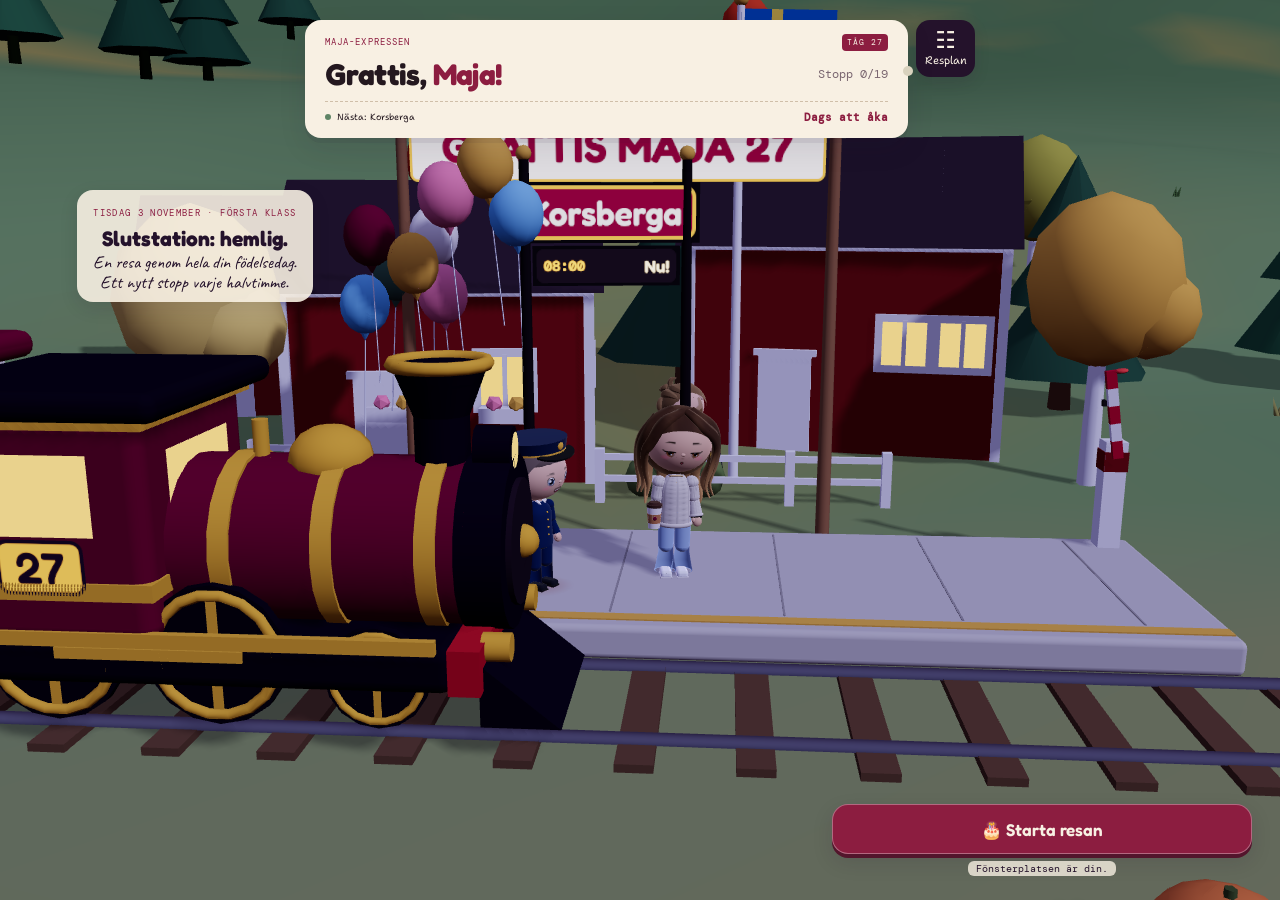
<file: index.html>
<!doctype html>
<html lang="sv">
<head>
<meta charset="utf-8">
<meta name="viewport" content="width=device-width, initial-scale=1, viewport-fit=cover">
<meta name="robots" content="noindex, nofollow">
<meta name="theme-color" content="#24122b">
<title>Maja-expressen 🎂</title>
<meta property="og:title" content="Maja-expressen 🎂">
<meta property="og:description" content="Ett tåg, nitton stopp och en hel födelsedag. Avgång 08:00.">
<link rel="icon" href="data:image/svg+xml,<svg xmlns='http://www.w3.org/2000/svg' viewBox='0 0 100 100'><text y='.9em' font-size='90'>🎂</text></svg>">
<script>location.replace('3d/' + location.search + location.hash);</script>
<meta http-equiv="refresh" content="1;url=3d/">
<style>body{margin:0;min-height:100vh;display:grid;place-content:center;background:#24122b;color:#f8f0e3;font-family:system-ui,sans-serif;text-align:center}a{color:#f0b43c}</style>
</head>
<body>
<p>Maja-expressen rullar in…<br><a href="3d/">Kliv på här</a> · <a href="klassisk/">Klassisk version</a></p>
</body>
</html>
</file>
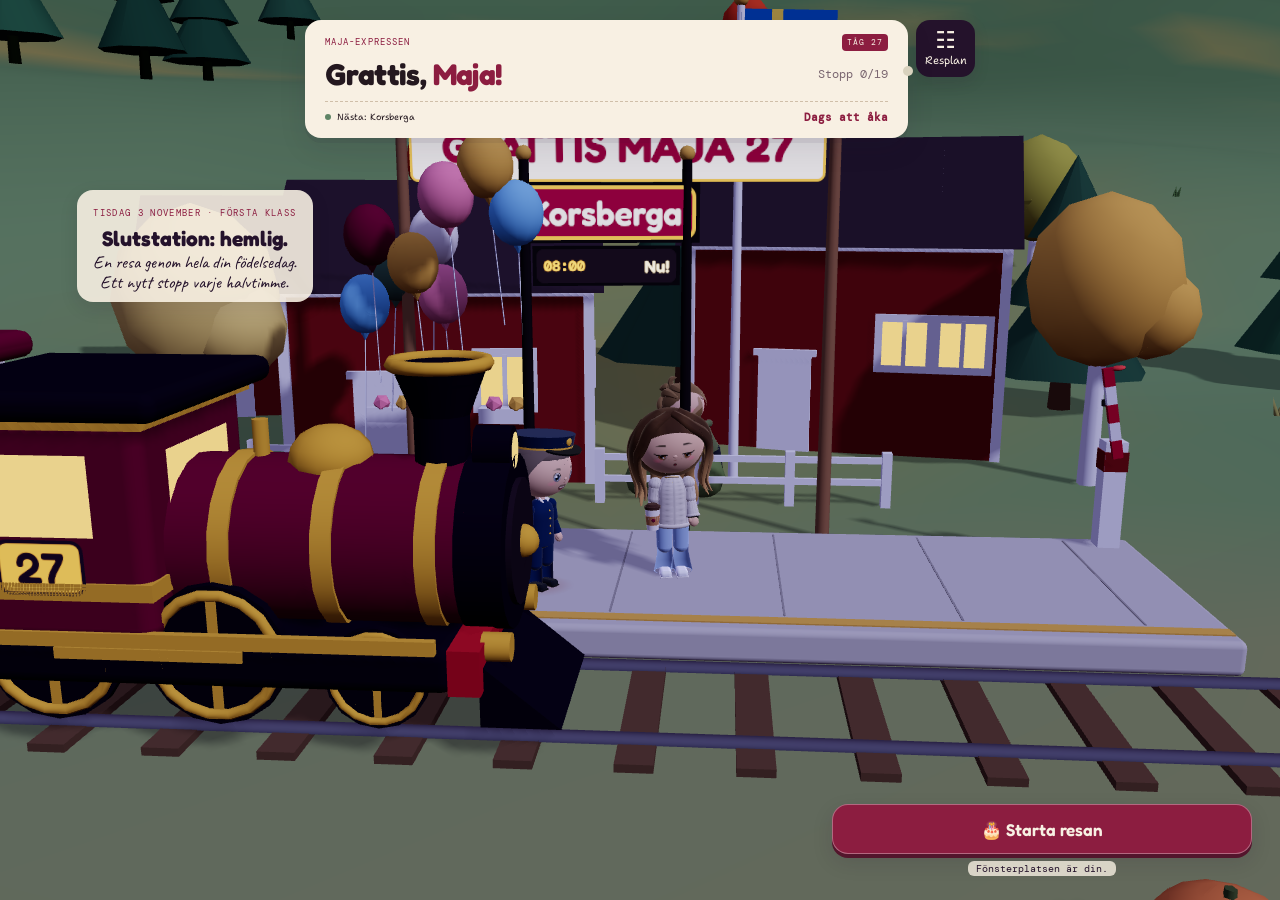
<file: 3d/index.html>
<!doctype html>
<html lang="sv">
<head>
<meta charset="utf-8">
<meta name="viewport" content="width=device-width,initial-scale=1,viewport-fit=cover">
<meta name="robots" content="noindex,nofollow">
<meta name="theme-color" content="#24122b">
<title>Maja-expressen 🎂</title>
<meta property="og:title" content="Maja-expressen 🎂">
<meta property="og:description" content="Ett tåg, nitton stopp och en hel födelsedag. Avgång 08:00.">
<link rel="icon" href="data:image/svg+xml,<svg xmlns='http://www.w3.org/2000/svg' viewBox='0 0 100 100'><text y='.9em' font-size='90'>🎂</text></svg>">
<link rel="preconnect" href="https://fonts.googleapis.com">
<link rel="preconnect" href="https://fonts.gstatic.com" crossorigin>
<link href="https://fonts.googleapis.com/css2?family=Fredoka:wght@400..700&family=Shantell+Sans:ital,wght@0,400..700;1,400..700&family=Caveat:wght@600;700&family=DM+Mono:wght@400;500&display=swap" rel="stylesheet">
<link rel="stylesheet" href="./ui.css">
<script type="importmap">{"imports":{"three":"../vendor/three.module.min.js","three/addons/":"../vendor/addons/"}}</script>
</head>
<body>
<canvas id="scene" aria-label="Maja-expressen, ett litet tåg genom din födelsedag"></canvas>
<canvas id="confetti" aria-hidden="true"></canvas>
<header class="hud" aria-label="Biljett">
  <div class="mini-ticket"><div class="ticket-brand"><span>MAJA-EXPRESSEN</span><span class="train-number">TÅG 27</span></div><div class="ticket-line"><h1>Grattis, <em>Maja!</em></h1><span id="progress">Stopp 0/19</span></div><div class="ticket-status"><span class="status-dot"></span><span id="status-label">Tåget avgår 08:00</span><b id="status-cd">--:--:--</b></div></div>
  <div class="hud-actions"><button id="plan-button" class="plan-button" aria-controls="plan" aria-expanded="false"><span aria-hidden="true">☷</span> Resplan</button><button id="brake-shortcut" type="button" aria-label="Nödbroms" hidden>🛑</button></div>
</header>
<div class="scene-caption" id="scene-caption"><span id="scene-eyebrow">TISDAG 3 NOVEMBER · FÖRSTA KLASS</span><h2 id="scene-title">Slutstation: hemlig.</h2><p id="scene-note">En resa genom hela din födelsedag.<br>Ett nytt stopp varje halvtimme.</p></div>
<div class="announcement" id="announcement" role="status" tabindex="0" aria-label="Konduktörens utrop. Tryck för att stänga." aria-live="polite" hidden><span class="conductor-icon" aria-hidden="true">🚂</span><div><span class="eyebrow">KONDUKTÖREN</span><p id="announcement-text"></p></div></div>
<div class="travel-caption" id="travel-caption" role="status" hidden><span>🚂</span><b id="travel-title">Mot nästa station…</b><small id="travel-sub">Fönsterplats, såklart.</small></div>
<section class="story-sheet" id="sheet" aria-label="Luckans innehåll" hidden>
  <button id="sheet-toggle" class="sheet-toggle" aria-expanded="true" aria-controls="sheet-scroll"><span class="handle"></span><span class="sheet-hint" id="sheet-hint"></span><span id="sheet-label">Korsberga · 08:00</span><span id="sheet-chevron" aria-hidden="true">⌄</span></button>
  <div class="sheet-scroll" id="sheet-scroll" tabindex="0"><div id="sheet-content"></div></div>
</section>
<div class="departure-dock"><button id="depart" class="depart" disabled>🎂 Starta resan</button><p id="departure-note">Tåget avgår 08:00</p></div>
<button class="toast" id="toast" type="button" role="status" aria-live="polite"></button>
<div class="drawer-backdrop" id="plan-backdrop" hidden></div>
<aside class="plan-drawer" id="plan" role="dialog" aria-modal="true" aria-labelledby="plan-title" hidden>
  <div class="drawer-heading"><div><span class="eyebrow">DIN FÖDELSEDAGSBILJETT</span><h2 id="plan-title">Resplan</h2></div><button class="round-button" id="plan-close" aria-label="Stäng resplan">×</button></div>
  <section class="trip-ticket"><div class="trip-complete" id="done-stamp" hidden>GENOMFÖRD ✓</div><div class="fields"><div>Resenär<b>Maja Strandh</b></div><div>Klass<b>Första, såklart</b></div><div>Avgång<b>Korsberga 08:00</b></div><div>Ankomst<b>??? 17:00</b></div><div>Datum<b>Tis 3 nov 2026</b></div><div>Plats<b>Fönster</b></div></div></section>
  <p class="plan-help">Tryck på ett stopp du har besökt för att åka tillbaka och kika igen.</p>
  <div class="discovery-counters"><p id="mattias-count">Mattias hittad: 0/19</p><p id="egg-count">Påskägg: 0/16</p></div><p class="hunt-help">Mattias gömmer sig vid varje stopp. Tryck på honom när du ser honom. Han blir sämre på det ju längre dagen går.</p><div id="plan-stations"></div>
  <footer>Maja-expressen · ingen förseningsersättning utbetalas</footer>
  <a class="classic-link" href="../klassisk/">Visa den klassiska resan ↗</a>
</aside>
<div class="lightbox" id="lightbox" hidden role="dialog" aria-modal="true" aria-label="Bild"><button class="round-button" aria-label="Stäng bild">×</button><img alt=""><p></p><small>tryck för att stänga</small></div>
<div class="loading" id="loading" role="status"><div class="loading-art">🚂<span>✦</span></div><span class="eyebrow">FÖRSTA KLASS · HELA DAGEN</span><h2>Maja-expressen<br>värmer upp…</h2><p>Lägger ut rälsen, blåser upp ballonger.</p><div class="loading-track"><i></i></div></div>
<div class="fallback" id="fallback" hidden><div>🎂</div><h1>Signalfel i Nässjö.</h1><p>Tåget kom inte riktigt iväg den här gången. Ingen fara – samma resa finns i klassisk version.</p><a class="btn" href="../klassisk/">Åk klassiskt →</a></div>
<noscript><div class="fallback"><h1>Signalfel i Nässjö.</h1><p>Tåget kom inte riktigt iväg den här gången. Ingen fara – samma resa finns i klassisk version.</p><a class="btn" href="../klassisk/">Åk klassiskt →</a></div></noscript>
<script type="module" src="./app.js"></script>
</body>
</html>
</file>
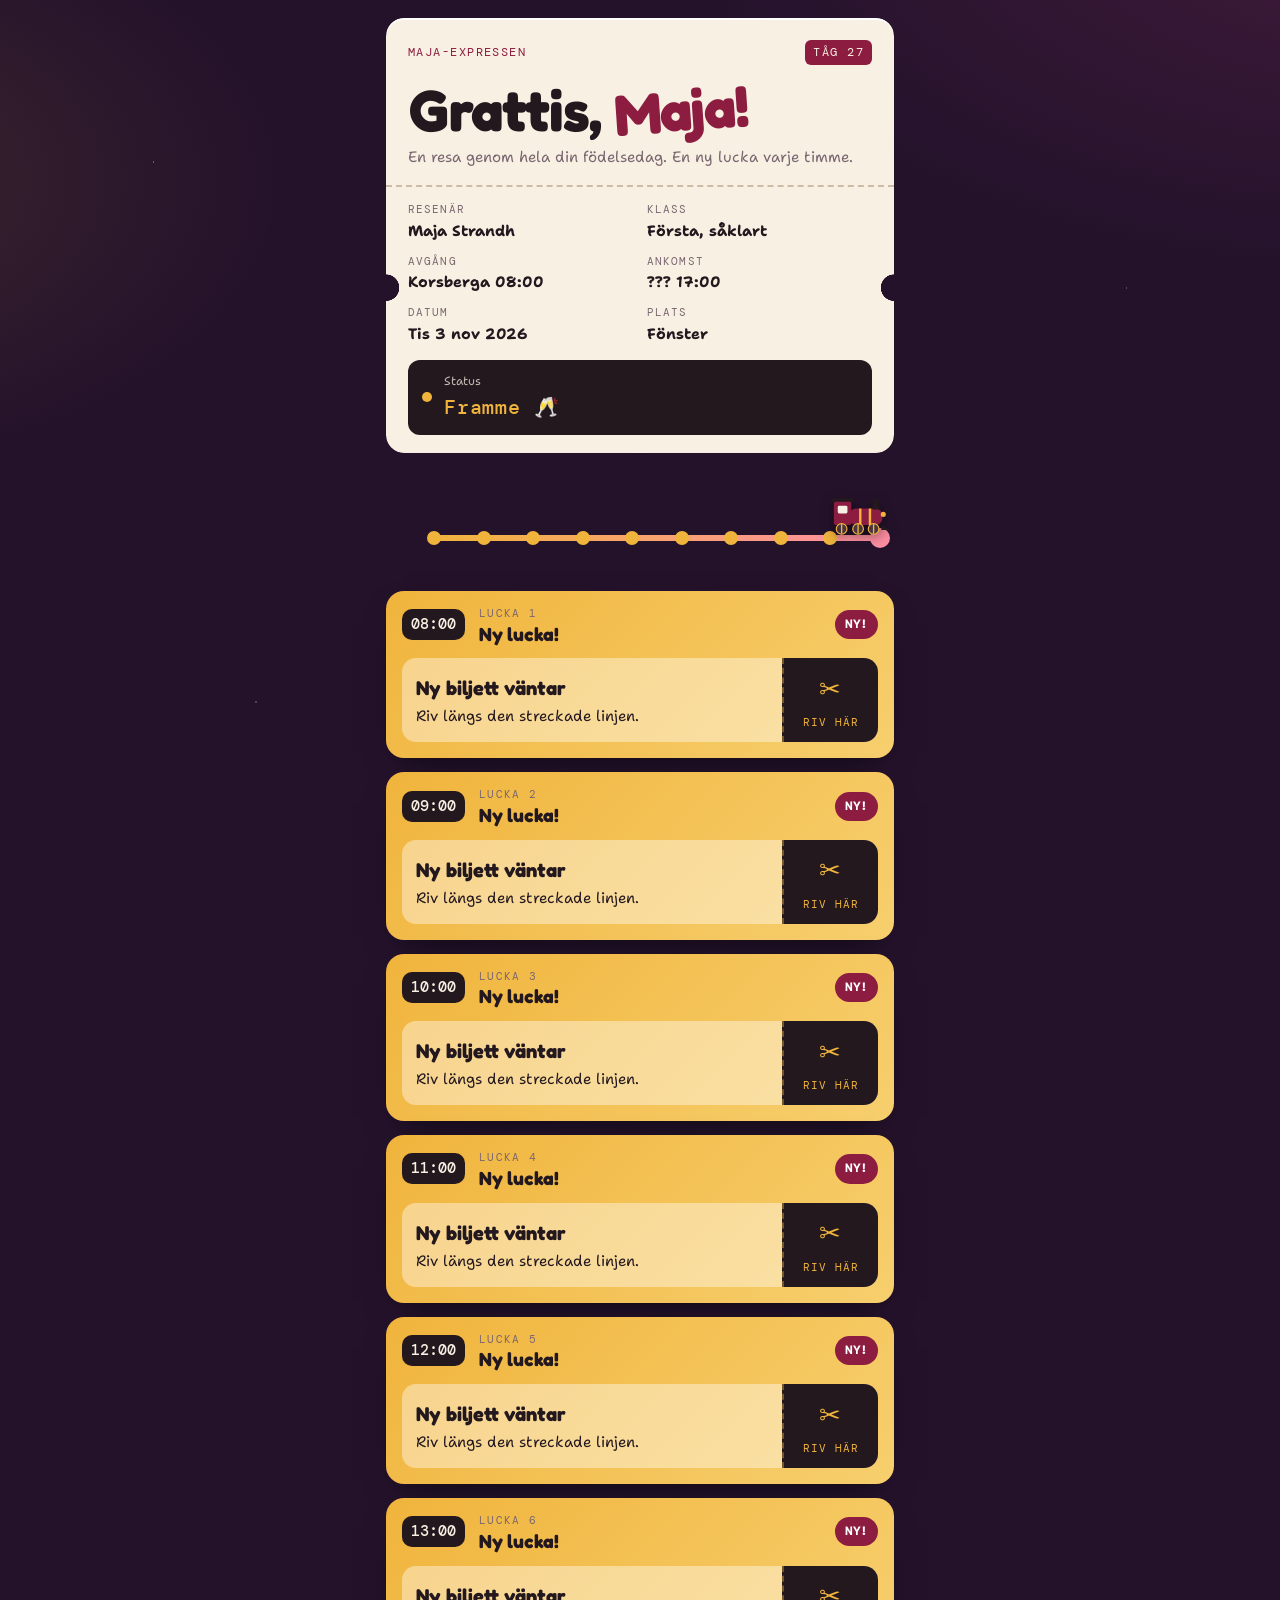
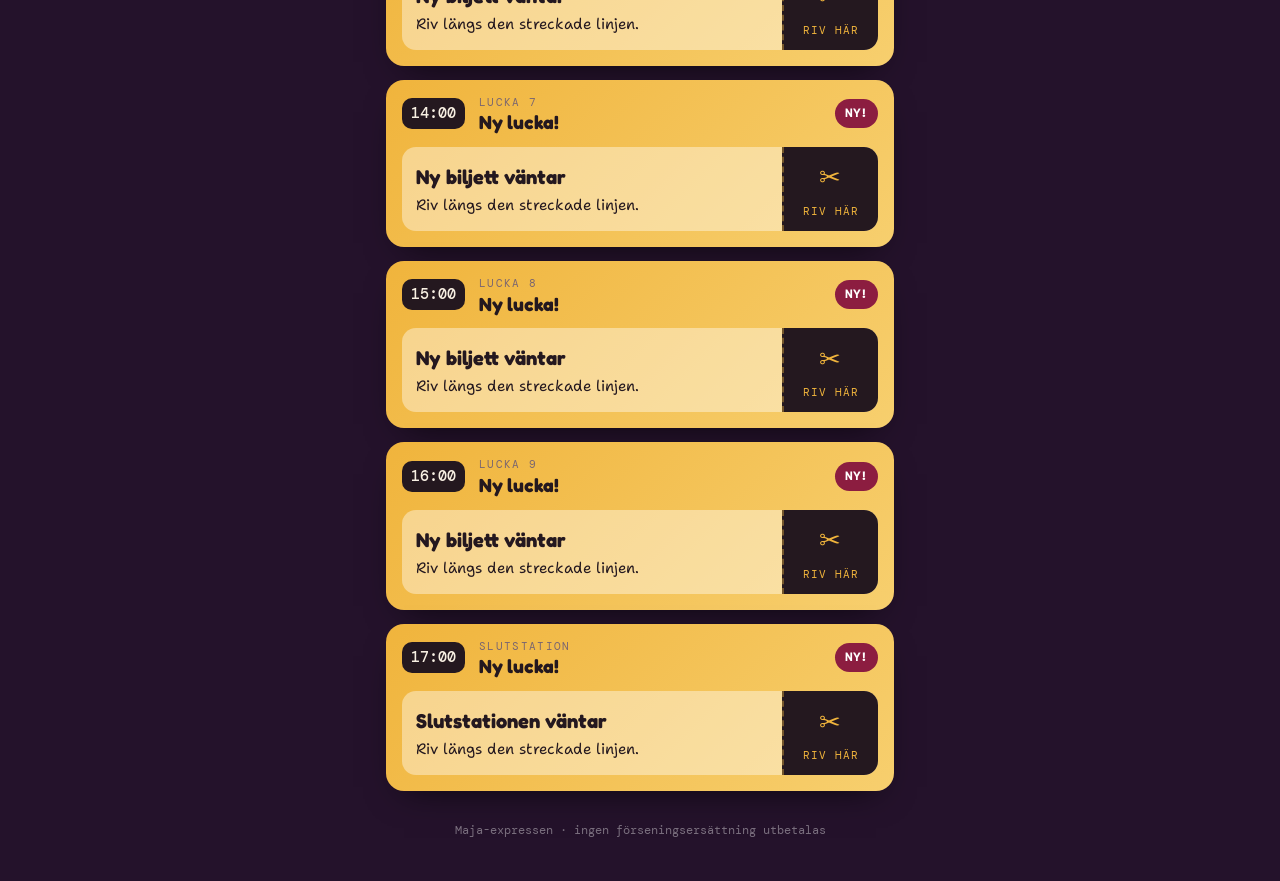
<file: klassisk/index.html>
<!doctype html>
<html lang="sv">
<head>
<meta charset="utf-8">
<meta name="viewport" content="width=device-width, initial-scale=1, viewport-fit=cover">
<meta name="robots" content="noindex, nofollow">
<meta name="theme-color" content="#24122b">
<title>Maja-expressen 🎂</title>
<meta property="og:title" content="Maja-expressen 🎂">
<meta property="og:description" content="Ett tåg, tio stationer och en hel födelsedag. Avgång 08:00.">
<link rel="icon" href="data:image/svg+xml,<svg xmlns='http://www.w3.org/2000/svg' viewBox='0 0 100 100'><text y='.9em' font-size='90'>🎂</text></svg>">
<link rel="preconnect" href="https://fonts.googleapis.com">
<link rel="preconnect" href="https://fonts.gstatic.com" crossorigin>
<link href="https://fonts.googleapis.com/css2?family=Fredoka:wght@400..700&family=Shantell+Sans:ital,wght@0,400..700;1,400..700&family=Caveat:wght@600;700&family=DM+Mono:wght@400;500&display=swap" rel="stylesheet">
<style>
:root{
  --night:#24122b; --plum:#3b1d45; --plum2:#552a5f;
  --paper:#f8f0e3; --paper2:#efe2cc; --ink:#24181f; --muted:#7a6670;
  --wine:#8c1d40; --gold:#f0b43c; --rose:#ff8fa3; --sage:#5f8466;
  --radius:18px;
  --display:'Fredoka', 'Arial Rounded MT Bold', system-ui, sans-serif;
  --body:'Shantell Sans', 'Comic Sans MS', system-ui, sans-serif;
  --hand:'Caveat', 'Bradley Hand', cursive;
  --mono:'DM Mono', ui-monospace, Menlo, monospace;
}
*{box-sizing:border-box}
html{-webkit-text-size-adjust:100%}
body{
  margin:0; min-height:100vh; color:var(--ink); font-family:var(--body); font-size:16px; line-height:1.6;
  background:
    radial-gradient(1200px 600px at 110% -10%, #7a2d5a55, transparent 60%),
    radial-gradient(900px 500px at -20% 20%, #f0b43c22, transparent 60%),
    var(--night);
  background-attachment:fixed;
  overflow-x:hidden;
}
body::before{ /* stjärnor */
  content:""; position:fixed; inset:0; pointer-events:none; opacity:.55;
  background-image:
    radial-gradient(1.5px 1.5px at 12% 18%, #fff8 50%, transparent 51%),
    radial-gradient(1px 1px at 72% 8%, #fff9 50%, transparent 51%),
    radial-gradient(1.5px 1.5px at 88% 32%, #fff6 50%, transparent 51%),
    radial-gradient(1px 1px at 35% 42%, #fff7 50%, transparent 51%),
    radial-gradient(1px 1px at 58% 66%, #fff5 50%, transparent 51%),
    radial-gradient(1.5px 1.5px at 20% 78%, #fff6 50%, transparent 51%),
    radial-gradient(1px 1px at 92% 88%, #fff7 50%, transparent 51%);
  animation:twinkle 6s ease-in-out infinite alternate;
}
@keyframes twinkle{to{opacity:.25}}
main{max-width:540px; margin:0 auto; padding:max(18px, env(safe-area-inset-top)) 16px calc(40px + env(safe-area-inset-bottom));}
h1,h2,h3{font-family:var(--display); line-height:1.1; margin:0}
p{margin:.7em 0}
a{color:inherit}
button{font:inherit; cursor:pointer; -webkit-tap-highlight-color:transparent}

/* ---------- Biljett (hero) ---------- */
.ticket{
  position:relative; background:var(--paper); border-radius:var(--radius); padding:22px 22px 18px;
  box-shadow:0 20px 50px -20px #000a, 0 2px 0 #fff inset;
  --hole: radial-gradient(circle at 0 62%, transparent 13px, #000 13.5px) left / 51% 100% no-repeat,
          radial-gradient(circle at 100% 62%, transparent 13px, #000 13.5px) right / 51% 100% no-repeat;
  -webkit-mask: var(--hole); mask: var(--hole);
  animation:drop-in .9s cubic-bezier(.2,.9,.25,1.2) both;
}
@keyframes drop-in{from{transform:translateY(-30px) rotate(-2deg); opacity:0}}
.ticket .top{display:flex; justify-content:space-between; align-items:center; font-family:var(--mono); font-size:12px; letter-spacing:.12em; text-transform:uppercase; color:var(--wine)}
.ticket .top .num{background:var(--wine); color:var(--paper); padding:3px 8px; border-radius:6px}
.done-stamp{position:absolute; right:26px; bottom:38px; z-index:2; color:var(--sage); border:3px solid var(--sage); border-radius:8px; padding:3px 10px; font-family:var(--mono); font-weight:500; font-size:15px; letter-spacing:.1em; transform:rotate(-12deg); background:#f8f0e3dd; animation:stamp .5s cubic-bezier(.3,1.6,.5,1) both}
.done-stamp[hidden]{display:none}
.ticket h1{font-size:clamp(40px, 12vw, 58px); font-weight:700; margin:14px 0 2px; letter-spacing:-.02em}
.ticket h1 em{font-style:normal; color:var(--wine); display:inline-block; transform:rotate(-4deg); animation:bob 2.6s ease-in-out infinite}
@keyframes bob{50%{transform:rotate(3deg) translateY(-3px)}}
.ticket .sub{color:var(--muted); margin:0 0 14px; font-size:15px}
.perf{border-top:2px dashed #cdbba3; margin:16px -22px 14px}
.fields{display:grid; grid-template-columns:1fr 1fr; gap:10px 14px; font-family:var(--mono); font-size:11px; text-transform:uppercase; letter-spacing:.1em; color:var(--muted)}
.fields b{display:block; font-family:var(--body); font-size:15px; letter-spacing:0; text-transform:none; color:var(--ink); font-weight:700}
.status{
  margin-top:14px; background:var(--ink); color:var(--paper); border-radius:12px; padding:12px 14px;
  display:flex; align-items:center; gap:12px; font-size:14px;
}
.status .dot{width:10px; height:10px; border-radius:50%; background:var(--gold); box-shadow:0 0 0 0 #f0b43c99; animation:ping 1.6s infinite; flex:none}
@keyframes ping{70%{box-shadow:0 0 0 10px #f0b43c00}100%{box-shadow:0 0 0 0 #f0b43c00}}
.status .cd{font-family:var(--mono); font-size:20px; font-weight:500; color:var(--gold); letter-spacing:.04em}
.status small{display:block; opacity:.75; font-size:12px}

/* ---------- Spår ---------- */
.track-wrap{margin:30px 4px 8px; position:relative; height:86px}
.rail{position:absolute; left:44px; right:10px; top:52px; height:6px; border-radius:3px;
  background:repeating-linear-gradient(90deg, #ffffff30 0 10px, transparent 10px 16px)}
.rail-fill{position:absolute; left:44px; top:52px; height:6px; border-radius:3px; background:linear-gradient(90deg, var(--gold), var(--rose)); width:0; transition:width 1.6s cubic-bezier(.3,.8,.3,1)}
.stations{position:absolute; left:44px; right:10px; top:48px; height:14px}
.st{position:absolute; top:0; width:14px; height:14px; margin-left:-7px; border-radius:50%; background:var(--night); border:3px solid #ffffff40; transition:.4s}
.st.passed{border-color:var(--gold); background:var(--gold)}
.st.final{width:20px; height:20px; margin-left:-10px; top:-3px; border-color:var(--rose)}
.st.final.passed{background:var(--rose)}
.st-label{position:absolute; top:22px; transform:translateX(-50%); font-family:var(--mono); font-size:9px; color:#fff9; white-space:nowrap; letter-spacing:.05em}
.loco{position:absolute; top:12px; width:62px; margin-left:-50px; transition:left 1.6s cubic-bezier(.3,.8,.3,1)}
.loco svg{display:block; width:62px; animation:chug .5s ease-in-out infinite alternate; filter:drop-shadow(0 4px 6px #0006)}
.loco .wheel circle{fill:#4a3440; stroke:#f0b43c; stroke-width:1.2}
.loco.arrive svg{animation:arrive 1.1s ease}
.loco.arrive .steam i{animation-duration:1.1s}
@keyframes arrive{25%{transform:translateX(5px) rotate(-4deg)}55%{transform:translateX(-3px) rotate(2deg)}80%{transform:translateX(1px)}}
@keyframes chug{to{transform:translateY(-1.5px)}}
.loco .wheel{transform-box:fill-box; transform-origin:center; animation:spin 1s linear infinite}
@keyframes spin{to{transform:rotate(360deg)}}
.steam{position:absolute; left:46px; top:-2px}
.steam i{position:absolute; width:12px; height:12px; border-radius:50%; background:#fff; opacity:0; animation:puff 2.4s ease-out infinite}
.steam i:nth-child(2){animation-delay:.8s}.steam i:nth-child(3){animation-delay:1.6s}
@keyframes puff{0%{transform:translate(0,0) scale(.4); opacity:.8}100%{transform:translate(-26px,-30px) scale(2.2); opacity:0}}

/* ---------- Nödbroms ---------- */
.brake{margin:22px 0 4px; background:linear-gradient(135deg, #3b1d45, #2b1533); border:1px solid #ffffff1c; border-radius:var(--radius); padding:16px; color:var(--paper)}
.brake[hidden]{display:none}
.brake h3{font-size:20px; display:flex; align-items:center; gap:10px}
.brake p{font-size:14px; opacity:.85; margin:.5em 0 .8em}
.brake-btn{
  display:flex; align-items:center; justify-content:center; gap:10px; width:100%; border:0; border-radius:14px; padding:14px;
  background:#d92d3a; color:#fff; font-weight:700; font-size:17px; box-shadow:0 5px 0 #8f141f, 0 10px 20px -6px #d92d3a88;
  transition:transform .1s, box-shadow .1s;
}
.brake-btn:active{transform:translateY(4px); box-shadow:0 1px 0 #8f141f}
.brake form{display:flex; gap:8px; margin-top:10px}
.brake input{flex:1; min-width:0; border:0; border-radius:12px; padding:12px 14px; font:inherit; font-size:16px; background:var(--paper); color:var(--ink)}
.brake form button{border:0; border-radius:12px; padding:0 16px; background:var(--gold); color:var(--ink); font-weight:700}
.locked-guess{margin-top:10px; font-family:var(--mono); font-size:13px; background:#ffffff12; border-radius:10px; padding:10px 12px}
.locked-guess b{color:var(--gold); font-family:var(--body); font-size:16px}

/* ---------- Luckor ---------- */
.list{display:flex; flex-direction:column; gap:14px; margin-top:22px}
.card{position:relative; background:var(--paper); border-radius:var(--radius); overflow:hidden; box-shadow:0 14px 34px -18px #000c; scroll-margin-top:16px}
.card-head{display:flex; align-items:center; gap:14px; padding:14px 16px}
.time{font-family:var(--mono); font-weight:500; font-size:15px; background:var(--ink); color:var(--paper); border-radius:10px; padding:8px 9px; line-height:1; flex:none}
.meta{flex:1; min-width:0}
.meta .no{display:block; font-family:var(--mono); font-size:11px; text-transform:uppercase; letter-spacing:.12em; color:var(--muted)}
.meta .station{display:block; font-family:var(--display); font-weight:700; font-size:clamp(16px,4.8vw,19px); line-height:1.15}
.badge{font-size:12px; font-weight:700; border-radius:99px; padding:5px 10px; flex:none; font-family:var(--mono); letter-spacing:.06em}

.card.locked{background:#ffffff0d; color:#fff; box-shadow:none; border:1px dashed #ffffff26}
.card.locked .time{background:#ffffff1a; color:#fffc}
.card.locked .meta .no{color:#fff8}
.card.locked .meta .station{color:#fff5; letter-spacing:.2em}
.card.locked .badge{background:#ffffff12; color:#fffa}
.card.locked.next{border-style:solid; border-color:#f0b43c66}
.card.locked.next .badge{background:#f0b43c22; color:var(--gold)}

.card.ready{background:linear-gradient(135deg, var(--gold), #f7cf6e); animation:wiggle 2.8s ease-in-out infinite}
.card.ready .badge{background:var(--wine); color:#fff; animation:pulse 1.2s ease-in-out infinite}
@keyframes wiggle{0%,86%,100%{transform:none}89%{transform:rotate(-1.2deg)}93%{transform:rotate(1.2deg)}96%{transform:rotate(-.6deg)}}
@keyframes pulse{50%{transform:scale(1.1)}}
.card.open .badge{background:#5f846622; color:var(--sage)}

.tear-zone{display:flex; align-items:stretch; margin:0 16px 16px; border-radius:14px; background:#fff6; overflow:visible}
.tear-zone .main{flex:1; padding:14px; font-size:15px}
.tear-zone .main b{display:block; font-family:var(--display); font-size:20px}
.stub{
  width:96px; border-left:2px dashed #24181f55; display:flex; flex-direction:column; align-items:center; justify-content:center;
  background:var(--ink); color:var(--gold); border:0; border-left:2px dashed #f0b43c66; border-radius:0 14px 14px 0; font-family:var(--mono); font-size:11px; letter-spacing:.1em; text-transform:uppercase; gap:4px;
  transform-origin:0 50%;
}
.stub span{font-size:26px}
.card.tearing .stub{animation:tear .7s cubic-bezier(.5,0,.75,0) forwards}
@keyframes tear{30%{transform:rotate(-8deg) translateX(4px)}100%{transform:translate(60px,140px) rotate(48deg); opacity:0}}

.content{display:grid; grid-template-rows:0fr; transition:grid-template-rows .8s cubic-bezier(.2,.8,.2,1)}
.content > div{overflow:hidden}
.card.open .content{grid-template-rows:1fr}
.inner{padding:2px 20px 22px}
.inner h2{font-size:28px; font-weight:800; letter-spacing:-.01em; margin:4px 0 6px}
.lead{font-family:var(--hand); font-size:30px; line-height:1.1; color:var(--wine); margin:.4em 0}
.aside{font-size:14px; color:var(--muted); border-left:3px solid var(--gold); padding:2px 0 2px 12px}
.card.open .inner > *{animation:rise .6s both}
.card.open .inner > *:nth-child(2){animation-delay:.08s}.card.open .inner > *:nth-child(3){animation-delay:.16s}
.card.open .inner > *:nth-child(4){animation-delay:.24s}.card.open .inner > *:nth-child(5){animation-delay:.32s}
.card.open .inner > *:nth-child(n+6){animation-delay:.4s}
@keyframes rise{from{opacity:0; transform:translateY(12px)}}
.card.seen .inner > *{animation:none}

.rules{background:var(--paper2); border-radius:14px; padding:14px 16px; margin:14px 0}
.rules h3{font-size:18px; margin-bottom:6px}
.rules ol{margin:0; padding-left:20px; font-size:15px}
.rules li{margin:5px 0}

.clue{display:flex; gap:14px; align-items:center; margin-top:16px; background:var(--ink); color:var(--paper); border-radius:14px; padding:14px}
.clue .pts{flex:none; width:58px; height:58px; border-radius:50%; background:var(--gold); color:var(--ink); display:grid; place-content:center; text-align:center; line-height:1}
.clue .pts b{font-family:var(--display); font-size:26px; font-weight:900}
.clue .pts span{font-family:var(--mono); font-size:9px; text-transform:uppercase; letter-spacing:.08em}
.clue .lbl{font-family:var(--mono); font-size:10px; text-transform:uppercase; letter-spacing:.12em; color:var(--gold)}
.clue p{margin:.2em 0 0; font-family:var(--hand); font-size:23px; line-height:1.15}

/* Journal */
.journal{font-family:var(--mono); font-size:13px; background:#fff; border:1px solid #d8cbb6; border-radius:10px; padding:14px; margin:14px 0; position:relative; line-height:1.6}
.journal::after{content:"GODKÄND"; position:absolute; right:10px; bottom:10px; color:#d92d3a; border:2px solid #d92d3a; padding:2px 8px; border-radius:6px; font-weight:700; transform:rotate(-12deg); opacity:0; animation:stamp .5s 1.2s cubic-bezier(.3,1.6,.5,1) forwards}
.card.seen .journal::after{animation-delay:0s}
@keyframes stamp{from{transform:rotate(-12deg) scale(2.4); opacity:0}to{opacity:.85}}
.journal .h{font-weight:500; border-bottom:1px solid #e5d9c5; padding-bottom:6px; margin-bottom:8px; color:var(--wine)}
.journal dl{margin:0}
.journal dt{color:var(--muted); font-size:11px; text-transform:uppercase; letter-spacing:.1em; margin-top:6px}
.journal dd{margin:0}

/* Låtar */
.songs{display:flex; flex-direction:column; gap:8px; margin:14px 0}
.song{display:grid; grid-template-columns:40px minmax(0,1fr); gap:8px 12px; align-items:center; background:#fff; border-radius:14px; padding:10px 12px; border:1px solid #e8dcc8}
.song .disc{grid-row:span 2; width:40px; height:40px; border-radius:50%; flex:none; background:radial-gradient(circle, var(--paper) 0 4px, #24181f 5px 12px, #3a2a33 13px 14px, #24181f 15px); animation:spin 3s linear infinite; animation-play-state:paused}
.song:hover .disc, .song:focus-within .disc{animation-play-state:running}
.song .t{min-width:0; line-height:1.25}
.song .t b{display:block; font-size:15px}
.song .t span{font-size:12px; color:var(--muted)}
.song .links{display:grid; grid-template-columns:1fr 1fr; gap:6px; min-width:0}
.song.big{grid-template-columns:56px minmax(0,1fr)}
.song a{text-decoration:none; font-size:13px; font-weight:700; border-radius:99px; padding:8px 6px; min-height:40px; display:grid; place-content:center; text-align:center}
.song a.sp{background:#1db954; color:#fff}
.song a.yt{background:#ff0033; color:#fff}
.song.big{background:var(--ink); color:var(--paper); border:0; padding:16px}
.song.big .t b{font-family:var(--display); font-size:22px}
.song.big .t span{color:#fffa}
.song.big .disc{width:56px; height:56px; animation-play-state:running; background:radial-gradient(circle, var(--gold) 0 5px, #3a2a33 6px 14px, #4a3440 15px 16px, #3a2a33 17px 27px, #f0b43c55 28px)}

/* Hästfri zon */
.nohorse{display:flex; align-items:center; gap:16px; background:#fff; border-radius:14px; padding:14px; margin:14px 0; border:1px solid #e8dcc8}
.sign{flex:none; width:74px; height:74px; border-radius:50%; border:7px solid #d92d3a; display:grid; place-content:center; font-size:34px; position:relative; background:#fff; animation:sway 3s ease-in-out infinite}
.sign::after{content:""; position:absolute; left:50%; top:-2px; bottom:-2px; width:7px; margin-left:-3.5px; background:#d92d3a; transform:rotate(45deg)}
@keyframes sway{50%{transform:rotate(8deg)}}
.nohorse b{font-family:var(--display); font-size:18px; display:block}
.nohorse span{font-size:14px; color:var(--muted)}

/* Receptsnurra */
.spinner{background:var(--ink); color:var(--paper); border-radius:16px; padding:16px; margin:14px 0; text-align:center}
.spinner .window{height:76px; display:grid; place-content:center; background:#ffffff10; border-radius:12px; padding:8px 14px; font-family:var(--hand); font-size:24px; line-height:1.1; overflow:hidden}
.spinner .window.rolling span{filter:blur(1px)}
.spinner .window.done span{animation:pop .5s cubic-bezier(.3,1.6,.5,1)}
@keyframes pop{from{transform:scale(.7)}}
.btn{display:inline-flex; align-items:center; justify-content:center; gap:8px; border:0; border-radius:12px; padding:12px 18px; background:var(--gold); color:var(--ink); font-weight:700; font-size:16px; margin-top:12px; box-shadow:0 4px 0 #b9811a; transition:transform .1s, box-shadow .1s}
.btn:active{transform:translateY(3px); box-shadow:0 1px 0 #b9811a}
.btn[disabled]{opacity:.6}
.deal{font-size:14px; margin-top:10px; opacity:.9}

/* Bingo */
.bingo{display:grid; grid-template-columns:repeat(3,minmax(0,1fr)); gap:6px; margin:14px 0}
.bingo button{aspect-ratio:1; border:2px solid #e2d4bd; background:#fff; border-radius:12px; padding:5px; font-size:12px; line-height:1.2; color:var(--ink); position:relative; min-width:0; overflow-wrap:anywhere; hyphens:auto; transition:transform .15s, background .2s}
.bingo button:active{transform:scale(.94)}
.bingo button.on{background:var(--wine); color:#fff; border-color:var(--wine)}
.bingo button.on::after{content:"✓"; position:absolute; top:3px; right:6px; font-size:13px; color:var(--gold)}
.bingo button.free{font-style:italic}
.bingo button.win{animation:pop .5s cubic-bezier(.3,1.6,.5,1); background:var(--gold); color:var(--ink); border-color:var(--gold)}
.bingo-msg{min-height:1.4em; text-align:center; font-weight:700; color:var(--wine)}

/* Spelarkort */
.stats{background:var(--ink); color:var(--paper); border-radius:16px; padding:16px; margin:14px 0}
.stats .hd{display:flex; align-items:center; gap:12px; margin-bottom:10px}
.stats .av{width:50px; height:50px; border-radius:12px; background:linear-gradient(135deg, var(--rose), var(--gold)); display:grid; place-content:center; font-family:var(--display); font-weight:900; font-size:26px; color:var(--ink)}
.stats .hd b{font-family:var(--display); font-size:20px; display:block}
.stats .hd span{font-family:var(--mono); font-size:11px; color:#fffa; text-transform:uppercase; letter-spacing:.1em}
.stat{margin:10px 0}
.stat .row{display:flex; justify-content:space-between; font-size:13px}
.stat .row em{font-style:normal; color:var(--gold); font-family:var(--mono); font-size:12px}
.bar{height:8px; border-radius:4px; background:#ffffff1a; margin-top:4px; position:relative}
.bar i{position:absolute; left:0; top:0; bottom:0; border-radius:4px; width:0; background:linear-gradient(90deg, var(--gold), var(--rose)); transition:width 1.4s cubic-bezier(.2,.9,.3,1.1)}
.bar.over i{box-shadow:0 0 12px var(--rose)}
.bar.wobble i{animation:wob 2.2s ease-in-out infinite}
@keyframes wob{0%,100%{width:22%}30%{width:78%}55%{width:35%}80%{width:64%}}

/* Kuponger */
.coupon{position:relative; margin:12px 0; background:#fff; border:2px dashed var(--wine); border-radius:14px; padding:14px 16px 14px 60px; width:100%; text-align:left; color:var(--ink); display:block}
.coupon .ic{position:absolute; left:14px; top:14px; font-size:30px}
.coupon b{font-family:var(--display); font-size:19px; display:block}
.coupon span{font-size:14px; color:var(--muted); display:block}
.coupon .tap{font-family:var(--mono); font-size:10px; text-transform:uppercase; letter-spacing:.1em; color:var(--wine); margin-top:6px}
.coupon .stamp{position:absolute; right:12px; bottom:8px; color:var(--sage); border:3px solid var(--sage); border-radius:8px; padding:3px 8px; font-family:var(--mono); font-weight:500; font-size:14px; letter-spacing:.06em; opacity:0; transform:rotate(-10deg) scale(2.2); pointer-events:none; background:#fffd}
.coupon.used .stamp{opacity:1; transform:rotate(-10deg) scale(1); transition:transform .4s cubic-bezier(.3,1.6,.5,1), opacity .2s}
.coupon.used .tap{visibility:hidden}

/* Final */
.reveal{text-align:center; background:var(--ink); color:var(--paper); border-radius:18px; padding:22px 16px; margin:14px 0; position:relative; overflow:hidden}
.reveal .lbl{font-family:var(--mono); font-size:11px; letter-spacing:.16em; text-transform:uppercase; color:var(--gold)}
.reveal h3{font-size:30px; margin:8px 0 4px}
.reveal p{margin:.3em 0; opacity:.9}
.cincin{font-family:var(--display); font-weight:700; font-size:clamp(38px,12vw,56px); white-space:nowrap; color:var(--gold); margin:10px 0 0; display:flex; justify-content:center; align-items:center; gap:10px}
.glass{display:inline-block; font-style:normal; font-size:clamp(28px,9vw,40px)}
.glass.l{animation:clinkL 1.8s ease-in-out infinite}
.glass.r{animation:clinkR 1.8s ease-in-out infinite}
@keyframes clinkL{0%,100%{transform:translateX(-8px) rotate(-10deg)}45%,55%{transform:translateX(6px) rotate(14deg)}}
@keyframes clinkR{0%,100%{transform:translateX(8px) rotate(10deg) scaleX(-1)}45%,55%{transform:translateX(-6px) rotate(-14deg) scaleX(-1)}}
.result{background:var(--paper2); border-radius:14px; padding:14px 16px; margin:14px 0; font-size:15px}
.result b{color:var(--wine)}
.coat-box{background:#fff; border:1px solid #e8dcc8; border-radius:18px; padding:16px; margin:14px 0; text-align:center}
.coat-box h3{font-size:24px}
.coat{width:170px; height:auto; margin:6px auto 0; display:block; transform-origin:50% 4%; animation:hang 4s ease-in-out infinite}
@keyframes hang{50%{transform:rotate(3deg)}}
.coat .fill{transition:fill .5s}
.swatches{display:grid; grid-template-columns:repeat(3,44px); justify-content:center; gap:10px; margin:12px 0 6px}
.sw{width:42px; height:42px; border-radius:50%; border:3px solid #fff; box-shadow:0 0 0 1px #0002, 0 3px 8px #0002; transition:transform .2s}
.sw.on{transform:scale(1.18); box-shadow:0 0 0 3px var(--wine)}
.coat-quip{min-height:3em; font-size:15px; margin:8px 0 0}
.coat-quip b{font-family:var(--display)}
.fineprint{font-size:12px; color:var(--muted)}
.signoff{text-align:center; font-family:var(--display); font-size:21px; margin:20px 0 4px; line-height:1.4}
.signoff em{color:var(--wine); font-family:var(--hand); font-style:normal; font-size:34px; display:inline-block; animation:bob 2.6s ease-in-out infinite}

/* Polaroider */
.pola{background:#fff; padding:10px 10px 12px; margin:20px auto; width:min(84%,340px); box-shadow:0 12px 26px -12px #0007, 0 1px 3px #0002; transform:rotate(var(--r,0deg)); position:relative; cursor:zoom-in; transition:transform .3s; -webkit-tap-highlight-color:transparent}
.pola:active{transform:rotate(0deg) scale(.97)}
.pola::before{content:""; position:absolute; top:-11px; left:50%; width:86px; height:24px; margin-left:-43px; background:#f0b43caa; transform:rotate(calc(var(--r,0deg) * -1.6)); box-shadow:0 1px 2px #0001}
.pola img{display:block; width:100%; aspect-ratio:4/5; object-fit:cover; object-position:var(--pos, center); background:#e9dfcf}
.pola.wide img{aspect-ratio:4/3}
.pola figcaption{font-family:var(--hand); font-size:22px; font-weight:600; line-height:1.1; text-align:center; margin-top:8px; color:var(--ink)}
.polas{display:grid; grid-template-columns:1fr 1fr; gap:14px; margin:22px 0}
.polas .pola{width:auto; margin:0}
.polas .pola figcaption{font-size:19px}
.card.open:not(.seen) .pola img{animation:develop 2.4s ease-out both}
@keyframes develop{from{filter:brightness(2.2) sepia(.7) contrast(.5) blur(4px)}}
.lightbox{position:fixed; inset:0; z-index:70; background:#1a0d1ff2; display:flex; flex-direction:column; align-items:center; justify-content:center; padding:20px; gap:10px; animation:fade .25s both; cursor:zoom-out}
.lightbox[hidden]{display:none}
.lightbox img{max-width:92vw; max-height:76vh; border:8px solid #fff; border-bottom-width:12px; border-radius:3px; transform:rotate(-1.5deg); animation:zoomin .4s cubic-bezier(.3,1.4,.5,1) both; box-shadow:0 20px 50px #000a}
.lightbox p{color:#fff; font-family:var(--hand); font-size:26px; text-align:center; max-width:90vw; margin:6px 0 0; line-height:1.15}
.lightbox small{color:#fff8; font-size:12px; font-family:var(--mono)}
@keyframes fade{from{opacity:0}}
@keyframes zoomin{from{transform:scale(.6) rotate(-8deg); opacity:0}}

/* Toast & konfetti */
#confetti{position:fixed; inset:0; width:100%; height:100%; pointer-events:none; z-index:50}
.toast{position:fixed; left:50%; bottom:calc(20px + env(safe-area-inset-bottom)); transform:translate(-50%, 140%); background:var(--gold); color:var(--ink); padding:12px 18px; border-radius:99px; font-weight:700; box-shadow:0 10px 30px #0008; z-index:60; transition:transform .5s cubic-bezier(.3,1.5,.5,1), opacity .3s, visibility 0s .5s; border:0; font-size:15px; white-space:nowrap; opacity:0; visibility:hidden; pointer-events:none}
.toast.show{transform:translate(-50%, 0); opacity:1; visibility:visible; pointer-events:auto; transition:transform .5s cubic-bezier(.3,1.5,.5,1), opacity .3s}
/* Testläge */
.testbar{position:fixed; left:8px; right:8px; bottom:calc(8px + env(safe-area-inset-bottom)); z-index:65; background:#0d0610e6; -webkit-backdrop-filter:blur(10px); backdrop-filter:blur(10px); color:#fff; border:1px solid #f0b43c55; border-radius:16px; padding:8px; font-family:var(--mono); font-size:12px; box-shadow:0 10px 30px #000a}
.testbar .row{display:flex; gap:6px}
.testbar .clock{display:flex; justify-content:space-between; align-items:center; padding:2px 4px 8px; color:var(--gold)}
.testbar .clock b{font-size:16px; letter-spacing:.04em}
.testbar button{flex:1; border:0; border-radius:10px; padding:11px 4px; background:#ffffff1f; color:#fff; font-family:var(--mono); font-size:12px; min-height:42px}
.testbar button:active{background:#ffffff40}
.testbar button.hl{background:var(--gold); color:var(--ink); font-weight:500}
body.testing main{padding-bottom:150px}
body.testing .toast{bottom:calc(120px + env(safe-area-inset-bottom))}
footer{text-align:center; color:#fff6; font-size:12px; margin-top:30px; font-family:var(--mono)}

@media (prefers-reduced-motion: reduce){
  .bar.wobble i{animation:none !important; width:50%}
  *, *::before, *::after{animation-duration:.01ms !important; animation-iteration-count:1 !important; transition-duration:.01ms !important}
}
</style>
</head>
<body>
<canvas id="confetti"></canvas>
<main>
  <section class="ticket" aria-label="Biljett">
    <div class="top"><span>Maja-expressen</span><span class="num">Tåg 27</span></div>
    <div class="done-stamp" id="done-stamp" hidden>GENOMFÖRD ✓</div>
    <h1>Grattis, <em>Maja!</em></h1>
    <p class="sub">En resa genom hela din födelsedag. En ny lucka varje timme.</p>
    <div class="perf"></div>
    <div class="fields">
      <div>Resenär<b>Maja Strandh</b></div>
      <div>Klass<b>Första, såklart</b></div>
      <div>Avgång<b>Korsberga 08:00</b></div>
      <div>Ankomst<b>??? 17:00</b></div>
      <div>Datum<b>Tis 3 nov 2026</b></div>
      <div>Plats<b>Fönster</b></div>
    </div>
    <div class="status" role="status" aria-live="polite">
      <span class="dot"></span>
      <div><small id="status-label">Tåget avgår om</small><span class="cd" id="status-cd">--:--:--</span></div>
    </div>
  </section>

  <div class="track-wrap" aria-hidden="true">
    <div class="rail"></div>
    <div class="rail-fill" id="rail-fill"></div>
    <div class="stations" id="stations"></div>
    <div class="loco" id="loco">
      <div class="steam"><i></i><i></i><i></i></div>
      <svg viewBox="0 0 64 42" xmlns="http://www.w3.org/2000/svg">
        <rect x="2" y="3" width="22" height="5" rx="2" fill="#24181f"/>
        <rect x="4" y="7" width="18" height="24" rx="2" fill="#8c1d40"/>
        <rect x="8" y="11" width="10" height="8" rx="1.5" fill="#f8f0e3"/>
        <rect x="20" y="14" width="34" height="17" rx="7" fill="#8c1d40"/>
        <rect x="30" y="14" width="2.5" height="17" fill="#f0b43c"/>
        <rect x="40" y="14" width="2.5" height="17" fill="#f0b43c"/>
        <rect x="44" y="4" width="7" height="11" rx="1" fill="#24181f"/>
        <circle cx="55" cy="20" r="2.6" fill="#f0b43c"/>
        <polygon points="53,31 63,36 53,36" fill="#24181f"/>
        <g class="wheel"><circle cx="12" cy="35" r="5.5" fill="#24181f"/><rect x="11.3" y="30" width="1.4" height="10" fill="#f0b43c"/></g>
        <g class="wheel"><circle cx="29" cy="35" r="5.5" fill="#24181f"/><rect x="28.3" y="30" width="1.4" height="10" fill="#f0b43c"/></g>
        <g class="wheel"><circle cx="45" cy="35" r="5.5" fill="#24181f"/><rect x="44.3" y="30" width="1.4" height="10" fill="#f0b43c"/></g>
      </svg>
    </div>
  </div>

  <section class="brake" id="brake" hidden></section>

  <section class="list" id="list"></section>

  <footer>Maja-expressen · ingen förseningsersättning utbetalas</footer>
</main>
<button class="toast" id="toast" type="button"></button>
<div class="lightbox" id="lightbox" hidden role="dialog" aria-label="Bild"><img alt=""><p></p><small>tryck för att stänga</small></div>

<script>
(() => {
'use strict';

/* ================= Inställningar ================= */
const CONFIG = {
  date: [2026, 11, 3],   // år, månad, dag
  utcOffset: 1,          // Stockholm vintertid (CET = UTC+1)
  signature: 'Mattias',
  restaurant: '',        // t.ex. 'Restaurang Namn' – lämna tomt för att hålla det hemligt
  dinnerTime: '',        // t.ex. '19:00'
};

/* ================= Tid ================= */
const unlockAt = h => Date.UTC(CONFIG.date[0], CONFIG.date[1] - 1, CONFIG.date[2], h - CONFIG.utcOffset, 0, 0);
const params = new URLSearchParams(location.search);
let offset = 0;
(() => {
  // Testläge: ?tid=13:05 eller ?tid=2026-11-03T13:05 (svensk tid)
  const raw = params.get('tid');
  if (!raw) return;
  let m = raw.match(/^(\d{4})-(\d{2})-(\d{2})T(\d{1,2}):(\d{2})(?::(\d{2}))?$/);
  let y, mo, d, hh, mm, ss;
  if (m) { [, y, mo, d, hh, mm, ss] = m; }
  else if ((m = raw.match(/^(\d{1,2}):(\d{2})(?::(\d{2}))?$/))) { [, hh, mm, ss] = m; [y, mo, d] = CONFIG.date; }
  else return;
  const target = Date.UTC(+y, +mo - 1, +d, +hh - CONFIG.utcOffset, +mm, +(ss || 0));
  offset = target - Date.now();
})();
const TEST = params.has('test');
if (TEST && !params.get('tid')) offset = unlockAt(8) - 8000 - Date.now(); // börja 07:59:52
const now = () => Date.now() + offset;

/* ================= Lagring ================= */
const KEY = TEST ? 'maja27-test' : 'maja27-v1';
if (TEST && params.has('nollstall')) localStorage.removeItem(KEY);
if (params.has('nollstall')) localStorage.removeItem(KEY);
let store;
try { store = JSON.parse(localStorage.getItem(KEY)) || {}; } catch { store = {}; }
store.opened ||= []; store.bingo ||= []; store.coupons ||= [];
const save = () => { try { localStorage.setItem(KEY, JSON.stringify(store)); } catch {} };

/* ================= Hjälpare ================= */
const $ = (s, el = document) => el.querySelector(s);
const esc = s => String(s).replace(/[&<>"']/g, c => ({'&':'&amp;','<':'&lt;','>':'&gt;','"':'&quot;',"'":'&#39;'}[c]));
const pad = n => String(n).padStart(2, '0');
const hhmm = h => `${pad(h)}:00`;
const vibrate = p => { try { navigator.vibrate && navigator.vibrate(p); } catch {} };
function fmtCountdown(ms) {
  const s = Math.max(0, Math.floor(ms / 1000));
  return `${pad(Math.floor(s / 3600))}:${pad(Math.floor(s % 3600 / 60))}:${pad(s % 60)}`;
}
function fmtHuman(ms) {
  const m = Math.ceil(ms / 60000);
  if (m < 1) return 'nu';
  if (m < 60) return `om ${m} min`;
  const h = Math.floor(m / 60), r = m % 60;
  return r ? `om ${h} h ${r} min` : `om ${h} h`;
}
const q = s => encodeURIComponent(s);
function song(artist, title, note = '', big = false) {
  return `<div class="song${big ? ' big' : ''}"><div class="disc"></div>
    <div class="t"><b>${esc(title)}</b><span>${esc(artist)}${note ? ' · ' + esc(note) : ''}</span></div>
    <div class="links"><a class="sp" href="https://open.spotify.com/search/${q(artist + ' ' + title)}" target="_blank" rel="noopener">Spotify</a>
    <a class="yt" href="https://www.youtube.com/results?search_query=${q(artist + ' ' + title)}" target="_blank" rel="noopener">YouTube</a></div>
  </div>`;
}

const pola = (src, cap, r = -2, opt = {}) =>
  `<figure class="pola${opt.wide ? ' wide' : ''}" style="--r:${r}deg${opt.pos ? ';--pos:' + opt.pos : ''}"><img src="../img/${src}.jpg" alt="${esc(cap)}" loading="lazy" decoding="async"><figcaption>${esc(cap)}</figcaption></figure>`;
const polas = (...p) => `<div class="polas">${p.join('')}</div>`;

/* ================= Luckorna ================= */
const LUCKOR = [
{
  h: 8, station: 'Korsberga', short: 'Korsberga', points: 10,
  clue: 'Resmålet har tak, väggar och, enligt säkra källor, stolar.',
  html: () => `
    <h2>Godmorgon, födelsedagsbarn! 🎂</h2>
    <p class="lead">Grattis på 27-årsdagen, Maja!</p>
    ${polas(pola('tunga', 'Du, 07:59', -3), pola('skratt', 'Du, 08:01. Efter den här sidan.', 2.5))}
    <p>Välkommen ombord på Maja-expressen. Idag rullar ett tåg genom hela din dag, och varje hel timme öppnas en ny lucka. Slutstationen nås klockan 17:00.</p>
    <p>Inga förseningar, inget signalfel i Nässjö och ingen som ropar ut att bistron är stängd. Bara du, mobilen och en dag som blir bättre för varje timme.</p>
    <div class="rules"><h3>Så funkar det</h3><ol>
      <li>Kika in varje hel timme mellan 08 och 17.</li>
      <li>Varje lucka har en ledtråd till kvällens hemliga resmål. Precis som i På spåret: ju tidigare du gissar rätt, desto fler poäng.</li>
      <li>Tror du att du vet? Dra i nödbromsen och lås din gissning. Du får bara dra en gång.</li>
    </ol></div>
    <p class="aside">Kul fakta: 27 är sista året man kan säga ”typ 25” utan att någon reagerar. Använd det klokt.</p>`
},
{
  h: 9, station: 'Neurokirurgen', short: 'Neurokir.', points: 9,
  clue: 'Där är det någon annan som kommer fram och frågar hur du mår. Flera gånger.',
  html: () => `
    <h2>Det är faktiskt hjärnkirurgi 🧠</h2>
    <p>Du jobbar med folks hjärnor. Jag behövde tre försök för att få på påslakanet i morse. Vi verkar på olika nivåer, och det är helt okej.</p>
    ${pola('muskler', 'Du, efter ett pass med patientlyft. Bilden är inte redigerad. (Jo.)', -2, { pos: 'center 30%' })}
    <p>Idag är det dock omvända roller. Här är din journal:</p>
    <div class="journal">
      <div class="h">JOURNALANTECKNING · Avd. Födelsedag</div>
      <dl>
        <dt>Patient</dt><dd>Strandh, Maja · 27 år (sedan i natt)</dd>
        <dt>Kontaktorsak</dt><dd>Fyller år. Återkommande besvär sedan 1999. Prognosen är utmärkt.</dd>
        <dt>Status</dt><dd>Vaken, adekvat. Orienterad till tid, rum och tårta. GCS 15 (efter kaffe).</dd>
        <dt>Bedömning</dt><dd>Misstänkt överdriven snygghet. Ingen behandling indicerad.</dd>
        <dt>Ordination</dt><dd>Tårta p.o. vid behov. Ledigt från att ta hand om andra i 24 h.</dd>
        <dt>Uppföljning</dt><dd>Återbesök ikväll, se kommande luckor.</dd>
      </dl>
    </div>
    <p class="aside">Om någon ropar ”syster!” idag behöver du inte vända dig om. (Det behöver du egentligen aldrig.)</p>`
},
{
  h: 10, station: 'Zara-stationen', short: 'Zara', points: 8,
  clue: 'Det spelas troligen ingen Zara Larsson där. Det är deras förlust.',
  html: () => `
    <h2>Dagens soundtrack 🎧</h2>
    <p>Zara Larsson vann Talang som tioåring, med en Céline Dion-låt. Du började nysa i ett stall som nioåring. Ni har båda kommit långt sedan dess.</p>
    ${pola('albumomslag', 'Omslaget till ditt debutalbum. Zara, ring oss.', 2)}
    <p>Här är förmiddagens playlist. Hörlurar på, volym upp. Om någon undrar varför du ler hela tiden är svaret ”födelsedag”.</p>
    <div class="songs">
      ${song('Zara Larsson', 'Lush Life', 'obligatorisk')}
      ${song('Zara Larsson', 'Never Forget You')}
      ${song('Zara Larsson', 'Symphony')}
      ${song('Zara Larsson', "Ain't My Fault")}
      ${song('Zara Larsson', 'Uncover', 'genombrottet')}
    </div>`
},
{
  h: 11, station: 'Skäftesfall', short: 'Skäftesfall', points: 7,
  clue: 'Inga hästar och inga stövlar. Klackar däremot, gärna.',
  html: () => `
    <h2>Hälsningar från gården 🌾</h2>
    <p>Du flyttade till en stor gård på Skäftesfall när du var nio. På gården fanns hästar. Du är allergisk mot hästar.</p>
    <p>Det är ungefär som att vara laktosintolerant och växa upp i en ostbutik. Och ändå blev du den tåligaste människan jag känner. Mot allt utom hästar.</p>
    ${pola('stugan', 'Landet. Alla hästar bortretuscherade.', -2, { pos: 'center 40%' })}
    <div class="nohorse"><div class="sign">🐴</div><div><b>Officiellt besked</b><span>Dagens program är 100 % hästfritt. Vi har dubbelkollat. Inte ens en dalahäst.</span></div></div>
    <p class="aside">Antihistaminet får ta ledigt idag. Det har jobbat nog.</p>`
},
{
  h: 12, station: 'Sparade inlägg', short: 'Lunch', points: 6,
  clue: 'Där behöver du inte spara receptet. Någon annan lagar maten.',
  html: () => `
    <h2>Sparat: oändligt. Lagat: sex.</h2>
    <p>Enligt mina beräkningar har du sparat ungefär alla recept som finns på Instagram. I nuvarande takt har vi lagat dem år 2089.</p>
    <p>Så nu får slumpen bestämma. Snurra, så lagar vi det som hamnar närmast bland dina sparade.</p>
    ${pola('fia', 'Samma fokus som när du väljer bland 4 000 sparade recept. (Det här är fia.)', 2, { pos: 'center 20%' })}
    <div class="spinner">
      <div class="window" id="spin-window"><span>Tryck på knappen 👇</span></div>
      <button class="btn" id="spin-btn" type="button">🎰 Snurra</button>
      <div class="deal" id="spin-deal"></div>
    </div>`,
  init: el => {
    const opts = [
      'Den där pastan som alla i kommentarerna kallar ”life changing”',
      'Något med burrata. Det är alltid något med burrata.',
      'En ”enkel vardagsrätt” med 23 ingredienser',
      'Något som kräver en gjutjärnspanna vi inte äger',
      'Den koreanska rätten du sparade 01:34 en tisdag',
      'Ett bröd med ”bara” 48 timmars jästid',
      'Ugnsrätt på en plåt, ”noll disk” (det är en lögn)',
      'Smashburgare, för att internet sa så',
      'Den där krämiga gnocchin',
      'Något med tahini som vi kommer köpa en hel burk till och använda en matsked av',
    ];
    const win = $('#spin-window', el), btn = $('#spin-btn', el), deal = $('#spin-deal', el);
    btn.addEventListener('click', () => {
      btn.disabled = true; deal.textContent = '';
      win.className = 'window rolling';
      let i = 0, delay = 50, last = -1;
      const step = () => {
        let n; do { n = Math.floor(Math.random() * opts.length); } while (n === last);
        last = n; win.innerHTML = `<span>${esc(opts[n])}</span>`; vibrate(5);
        if (++i < 22) { delay *= 1.13; setTimeout(step, delay); }
        else {
          win.className = 'window done'; btn.disabled = false; btn.textContent = '🎰 Snurra igen';
          deal.textContent = 'Deal: du letar fram en sån bland dina sparade, vi lagar den i veckan och jag diskar. 🤝';
          const r = win.getBoundingClientRect(); confetti.burst(r.left + r.width / 2, r.top + r.height / 2, 40);
        }
      };
      step();
    });
  }
},
{
  h: 13, station: 'Maria', short: 'Maria', points: 5,
  clue: 'Det är bokat för två. Maria får höra allt om det i morgon.',
  html: () => `
    <h2>Maria-bingo 📱</h2>
    <p>Klockan är 13. Din mamma har med största sannolikhet redan hört av sig. Kanske två gånger. Kanske med ett röstmeddelande på fyra minuter.</p>
    <p>Bocka av allt eftersom det händer. Tre i rad ger bingo.</p>
    <div class="bingo" id="bingo"></div>
    <div class="bingo-msg" id="bingo-msg"></div>
    ${pola('stopp', 'Du, när någon börjar en mening med ”jag säger bara…”', -2)}
    <p class="aside">Och kom ihåg: hon är trots allt anledningen till att du finns. Det är en ganska stark merit. (Säg inte till henne att jag sa det.)</p>`,
  init: el => {
    const cells = [
      'Grattis-sms med minst tre hjärtan', 'Ringer när du inte kan svara', '”Har du fått något fint?”',
      'Ett råd du inte bett om', 'Du suckar högt (fri ruta)', 'Röstmeddelande över en minut',
      '”Jag minns när du föddes…”', 'Frågar vad ni ska göra ikväll (du vet inte heller)', 'En bild helt utan förklaring',
    ];
    const lines = [[0,1,2],[3,4,5],[6,7,8],[0,3,6],[1,4,7],[2,5,8],[0,4,8],[2,4,6]];
    const grid = $('#bingo', el), msg = $('#bingo-msg', el);
    if (!store.bingoInit) { store.bingo = [4]; store.bingoInit = true; save(); }
    let won = false;
    const draw = (celebrate) => {
      const on = new Set(store.bingo);
      const winLines = lines.filter(l => l.every(i => on.has(i)));
      const winSet = new Set(winLines.flat());
      grid.innerHTML = cells.map((c, i) => `<button type="button" data-i="${i}" class="${on.has(i) ? 'on' : ''}${i === 4 ? ' free' : ''}${winSet.has(i) ? ' win' : ''}" aria-pressed="${on.has(i)}">${esc(c)}</button>`).join('');
      if (winLines.length) {
        msg.textContent = on.size === 9 ? 'FULL BRICKA! Hon älskar dig uppenbarligen väldigt mycket. Ring henne ikväll. Eller i morgon. 😅' : 'BINGO! 🎉 Priset är… att ringa tillbaka.';
        if (celebrate && !won) { const r = grid.getBoundingClientRect(); confetti.burst(r.left + r.width / 2, r.top + r.height / 2, 90); vibrate([30, 40, 30]); }
        won = true;
      } else { msg.textContent = ''; won = false; }
    };
    grid.addEventListener('click', e => {
      const b = e.target.closest('button'); if (!b) return;
      const i = +b.dataset.i; const s = new Set(store.bingo);
      s.has(i) ? s.delete(i) : s.add(i); store.bingo = [...s]; save(); vibrate(8); draw(true);
    });
    draw(false);
  }
},
{
  h: 14, station: '178 cm över havet', short: '178 cm', points: 4,
  clue: 'Du behöver inte sträcka dig efter någonting. Allt kommer till bordet.',
  html: () => `
    <h2>Spelarkort 🃏</h2>
    <p>178 centimeter. Du ser scenen på varje konsert, når översta hyllan utan pall och blir alltid ombedd att ta gruppbilden.</p>
    <div class="stats">
      <div class="hd"><div class="av">M</div><div><b>Maja Strandh</b><span>Nivå 27 · legendarisk</span></div></div>
      ${[
        ['Längd', '178 cm', 100],
        ['Snygghet', '11/10', 128, 'over'],
        ['Hjärnkoll', 'neurokirurgisk', 96],
        ['Restaurangradar', 'expert', 98],
        ['Hästtolerans', '0 %', 3],
        ['Tålamod med mamma', 'varierar per sms', 50, 'wobble'],
      ].map(([k, v, w, c]) => `<div class="stat"><div class="row"><span>${k}</span><em>${v}</em></div><div class="bar ${c || ''}"><i data-w="${w}"></i></div></div>`).join('')}
    </div>
    ${polas(pola('klippan', 'Fotografen bad dig titta in i kameran.', -3, { pos: 'center 45%' }), pola('yatzy', 'Yatzy-resultatet kommenteras inte.', 3))}
    <p>Att hitta dig i en folkmassa tar mig ungefär två sekunder. Det är min favoritsak med att gå på konsert med dig.</p>
    <p class="aside">Och ja, du är orimligt snygg. Det är inget skämt, bara ett konstaterande.</p>`,
  init: el => {
    requestAnimationFrame(() => setTimeout(() => {
      el.querySelectorAll('.bar:not(.wobble) i').forEach(i => { i.style.width = i.dataset.w + '%'; });
    }, 350));
  }
},
{
  h: 15, station: 'Fika & egentid', short: 'Fika', points: 3,
  clue: 'Det är som fika, fast med vin, fler tallrikar och ingen disk.',
  html: () => `
    <h2>Egentid och fika ☕</h2>
    <p>Du gillar fika. Du gillar att få vara ifred. Här är två officiella kuponger som täcker båda. Tryck för att stämpla.</p>
    ${pola('skargard', 'Egentid, dokumenterad på behörigt avstånd.', -1.5, { wide: true, pos: '35% center' })}
    <button type="button" class="coupon" data-c="0"><span class="ic">🤫</span><b>En timme helt ifred</b><span>Ingen pratar med dig. Inte jag, inte Maria, inte någon gruppchatt. Giltig när som helst, ingen förvarning krävs.</span><span class="tap">Tryck för att stämpla</span><span class="stamp">GILTIG ✓</span></button>
    <button type="button" class="coupon" data-c="1"><span class="ic">🍰</span><b>Fika, jag bjuder</b><span>Valfritt café. Du väljer bakelse. Två bakelser är också okej, ingen dömer.</span><span class="tap">Tryck för att stämpla</span><span class="stamp">GILTIG ✓</span></button>
    <p class="aside">Det här är dagens enda lucka där mobilen gärna får läggas ifrån sig. Vi ses 16:00.</p>`,
  init: el => {
    el.querySelectorAll('.coupon').forEach(c => {
      if (store.coupons.includes(+c.dataset.c)) c.classList.add('used');
      c.addEventListener('click', () => {
        if (c.classList.contains('used')) return;
        c.classList.add('used'); store.coupons.push(+c.dataset.c); save(); vibrate(25);
        const r = c.getBoundingClientRect(); confetti.burst(r.right - 50, r.top + r.height / 2, 30);
      });
    });
  }
},
{
  h: 16, station: 'Logen', short: 'Beyoncé', points: 2,
  clue: 'Bord för två, tre rätter och någon annan som diskar.',
  html: () => `
    <h2>Logen 💃</h2>
    <p>En timme kvar. Det här är spellistan medan du gör dig i ordning. Regel: ”CUFF IT” ska spelas minst en gång, på hög volym, medan du gör dig i ordning.</p>
    <div class="songs">
      ${song('Beyoncé', 'CUFF IT', 'obligatorisk')}
      ${song('Beyoncé', 'Crazy in Love')}
      ${song('Beyoncé', 'Love On Top')}
      ${song('Beyoncé', 'Run the World (Girls)')}
      ${song('Beyoncé', 'Halo')}
    </div>
    ${pola('konsert', 'Konsert: perfekt plats, ingen skarp bild. Som vanligt.', 2)}
    <p>Du älskar konserter. Ikväll är det du som är huvudnumret. Publiken är liten (jag), men extremt entusiastisk.</p>`
},
{
  h: 17, station: 'Cin cin 🥂', short: 'Cin cin', final: true,
  html: () => {
    const g = store.guess;
    const result = g
      ? `Du drog i nödbromsen vid <b>${g.points} poäng</b> och gissade: <b>”${esc(g.text)}”</b>. Juryn (jag) har granskat svaret noggrant och godkänner det. Juryn är jävig. <b>${g.points} poäng!</b> 🏆`
      : `Du drog aldrig i nödbromsen. Modigt. Det blir <b>0 poäng</b>, men middagen får du ändå.`;
    const booking = CONFIG.restaurant ? `<p>📍 ${esc(CONFIG.restaurant)}${CONFIG.dinnerTime ? ' · ' + esc(CONFIG.dinnerTime) : ''}</p>` : '';
    return `
    <h2>Framme! 🎉</h2>
    <div class="reveal">
      <div class="lbl">Kvällens resmål</div>
      <h3>Middag på restaurang.<br>Jag bjuder.</h3>
      ${booking}
      <p>På allt. Förrätt, varmrätt, efterrätt och vinet. Du behöver inte ens kika på priserna.</p>
      <div class="cincin"><span class="glass l">🥂</span>Cin cin!<span class="glass r">🥂</span></div>
    </div>
    ${pola('restaurang', 'Senast vi var ute. Ikväll blir det repris.', -2, { pos: 'center 30%' })}
    <div class="result">${result}</div>
    <div class="coat-box">
      <h3>En sak till…</h3>
      <p>Du ska få en ny kappa. Vilken du vill, var du vill. Du väljer, jag betalar.</p>
      <svg class="coat" viewBox="0 0 200 300" xmlns="http://www.w3.org/2000/svg" aria-label="En kappa på en galge">
        <path d="M100 4 a9 9 0 1 1 9 9 v8" fill="none" stroke="#8a7b70" stroke-width="3.5" stroke-linecap="round"/>
        <path d="M52 34 L100 21 L148 34" fill="none" stroke="#8a7b70" stroke-width="5" stroke-linecap="round"/>
        <path class="fill" d="M58 34 L40 58 L14 196 Q22 206 34 202 L52 112 L50 288 Q100 296 150 288 L148 112 L166 202 Q178 206 186 196 L160 58 L142 34 L118 30 L100 120 L82 30 Z" fill="#b88a5a"/>
        <path d="M58 34 L40 58 L14 196 Q22 206 34 202 L52 112 L50 288 Q100 296 150 288 L148 112 L166 202 Q178 206 186 196 L160 58 L142 34 L118 30 L100 120 L82 30 Z" fill="none" stroke="#0003" stroke-width="2"/>
        <path d="M82 30 L100 120 L74 72 L66 40 Z" fill="#0000001f"/>
        <path d="M118 30 L100 120 L126 72 L134 40 Z" fill="#0000001f"/>
        <line x1="100" y1="120" x2="100" y2="290" stroke="#0003" stroke-width="2"/>
        <rect x="52" y="160" width="96" height="12" rx="3" fill="#00000028"/>
        <rect x="93" y="157" width="14" height="18" rx="2" fill="none" stroke="#0004" stroke-width="2.5"/>
        <circle cx="88" cy="140" r="4" fill="#0004"/><circle cx="112" cy="140" r="4" fill="#0004"/>
        <circle cx="88" cy="200" r="4" fill="#0004"/><circle cx="112" cy="200" r="4" fill="#0004"/>
        <path d="M64 215 h22 M114 215 h22" stroke="#0003" stroke-width="2.5" stroke-linecap="round"/>
      </svg>
      <div class="swatches" id="swatches"></div>
      <p class="coat-quip" id="coat-quip">Tryck på en färg för att prova.</p>
      ${polas(pola('jackan', 'Du i en jacka. Jag i spegeln, väldigt nöjd.', -3), pola('provrum', 'Provrumsteamet är redo igen.', 3, { pos: '18% center' }))}
      <p class="fineprint">Kappan ovan är bara en skiss. Den riktiga väljer du själv, i vilken butik som helst. Skicka en länk så är det klart.</p>
    </div>
    ${song('Céline Dion', "I'm Alive", 'dagens slutlåt, spelas på full volym', true)}
    ${pola('bilen', 'Resesällskap. Samma tid nästa år?', -2, { pos: 'center 40%' })}
    <p class="signoff">Grattis på 27-årsdagen, Maja.<br>Tack för att du åkte med hela vägen.<br><em>Jag älskar dig.</em><br>/ ${esc(CONFIG.signature)}</p>`;
  },
  init: el => {
    const colors = [
      ['#b88a5a', 'Kamel', 'Klassiskt och tidlöst. Du kommer se ut som någon som äger ett galleri.'],
      ['#1f1d22', 'Svart', 'Går till allt. Även till ett stall, men dit ska du ju inte.'],
      ['#8d8b91', 'Grå', 'Elegant och diskret. Som en neurosjuksköterska på ledig dag.'],
      ['#6e1f33', 'Vinröd', 'Modigt. Matchar dessutom vinet ikväll.'],
      ['#e8dcc6', 'Crème', 'Snyggt. Håll dig bara borta från tomatsåsen.'],
      ['#2f4a3a', 'Skogsgrön', 'Riktigt bra val. Lite Skäftesfall, fast helt utan hästar.'],
    ];
    const box = $('#swatches', el), quip = $('#coat-quip', el), fill = $('.coat .fill', el);
    box.innerHTML = colors.map(([c, n], i) => `<button type="button" class="sw" data-i="${i}" style="background:${c}" aria-label="${n}"></button>`).join('');
    const pick = (i, fx) => {
      const [c, n, t] = colors[i];
      fill.setAttribute('fill', c);
      box.querySelectorAll('.sw').forEach(b => b.classList.toggle('on', +b.dataset.i === i));
      quip.innerHTML = `<b>${n}.</b> ${esc(t)}`;
      if (fx) { vibrate(10); store.coat = i; save(); }
    };
    box.addEventListener('click', e => { const b = e.target.closest('.sw'); if (b) pick(+b.dataset.i, true); });
    if (store.coat != null) pick(store.coat, false);
    setTimeout(() => {
      const r = $('.reveal', el).getBoundingClientRect();
      if (r.top < innerHeight && r.bottom > 0) confetti.rain(220);
    }, 900);
  }
},
];

/* ================= Konfetti ================= */
const confetti = (() => {
  const cv = document.getElementById('confetti'), ctx = cv.getContext('2d');
  const reduce = matchMedia('(prefers-reduced-motion: reduce)').matches;
  const cols = ['#f0b43c', '#ff8fa3', '#8c1d40', '#f8f0e3', '#5f8466', '#ffd166'];
  let parts = [], running = false, dpr = 1;
  const size = () => { dpr = Math.min(2, devicePixelRatio || 1); cv.width = innerWidth * dpr; cv.height = innerHeight * dpr; };
  size(); addEventListener('resize', size);
  const loop = () => {
    ctx.setTransform(dpr, 0, 0, dpr, 0, 0); ctx.clearRect(0, 0, innerWidth, innerHeight);
    parts = parts.filter(p => p.y < innerHeight + 30 && p.life > 0);
    for (const p of parts) {
      p.vy += .18; p.vx *= .985; p.vy *= .985; p.x += p.vx; p.y += p.vy; p.r += p.vr; p.life -= 1;
      ctx.save(); ctx.translate(p.x, p.y); ctx.rotate(p.r); ctx.fillStyle = p.c;
      ctx.globalAlpha = Math.min(1, p.life / 40);
      if (p.round) { ctx.beginPath(); ctx.arc(0, 0, p.s / 2, 0, 7); ctx.fill(); }
      else ctx.fillRect(-p.s / 2, -p.s / 4, p.s, p.s / 2 * Math.abs(Math.cos(p.r * 2)) + 1);
      ctx.restore();
    }
    if (parts.length) requestAnimationFrame(loop); else { running = false; ctx.clearRect(0, 0, innerWidth, innerHeight); }
  };
  const add = p => { parts.push(p); if (!running) { running = true; requestAnimationFrame(loop); } };
  const mk = (x, y, vx, vy) => ({ x, y, vx, vy, r: Math.random() * 6, vr: (Math.random() - .5) * .3, s: 6 + Math.random() * 7, c: cols[Math.random() * cols.length | 0], life: 160 + Math.random() * 80, round: Math.random() < .25 });
  return {
    burst(x, y, n = 70) { if (reduce) return; for (let i = 0; i < n; i++) { const a = Math.random() * Math.PI * 2, v = 3 + Math.random() * 7; add(mk(x, y, Math.cos(a) * v, Math.sin(a) * v - 4)); } },
    rain(n = 150) { if (reduce) return; for (let i = 0; i < n; i++) setTimeout(() => add(mk(Math.random() * innerWidth, -20, (Math.random() - .5) * 2, 2 + Math.random() * 3)), i * 12); },
  };
})();

/* ================= Rendering ================= */
const list = $('#list'), stationsEl = $('#stations');
const cards = new Map();
const stateOf = (l, t) => t < unlockAt(l.h) ? 'locked' : (store.opened.includes(l.h) ? 'open' : 'ready');

function stationPos(i) { return (i / (LUCKOR.length - 1)) * 100; }

LUCKOR.forEach((l, i) => {
  const st = document.createElement('div');
  st.className = 'st' + (l.final ? ' final' : '');
  st.style.left = stationPos(i) + '%';
  stationsEl.appendChild(st);

  const el = document.createElement('article');
  el.className = 'card';
  el.id = 'lucka-' + l.h;
  list.appendChild(el);
  cards.set(l.h, { el, state: null, st });
});

function renderCard(l, i, state, { animate = false } = {}) {
  const c = cards.get(l.h); c.state = state;
  const el = c.el;
  const label = l.final ? 'Slutstation' : `Lucka ${i + 1}`;
  if (state === 'locked') {
    el.className = 'card locked';
    el.innerHTML = `<div class="card-head"><div class="time">${hhmm(l.h)}</div><div class="meta"><span class="no">${label}</span><span class="station">? ? ?</span></div><span class="badge" data-cd>🔒 ${hhmm(l.h)}</span></div>`;
    return;
  }
  if (state === 'ready') {
    el.className = 'card ready';
    el.innerHTML = `<div class="card-head"><div class="time">${hhmm(l.h)}</div><div class="meta"><span class="no">${label}</span><span class="station">Ny lucka!</span></div><span class="badge">NY!</span></div>
      <div class="tear-zone"><div class="main"><b>${l.final ? 'Slutstationen väntar' : 'Ny biljett väntar'}</b>Riv längs den streckade linjen.</div>
      <button type="button" class="stub" aria-label="Öppna lucka ${i + 1}"><span>✂︎</span>Riv här</button></div>`;
    $('.stub', el).addEventListener('click', () => openCard(l, i), { once: true });
    return;
  }
  // open
  el.className = 'card open' + (animate ? '' : ' seen');
  if (!animate) el.classList.add('open');
  el.innerHTML = `<div class="card-head"><div class="time">${hhmm(l.h)}</div><div class="meta"><span class="no">${label}</span><span class="station">${esc(l.station)}</span></div><span class="badge">✓ ÖPPEN</span></div>
    <div class="content"><div><div class="inner">${l.html()}${l.clue ? `<div class="clue"><div class="pts"><b>${l.points}</b><span>poäng</span></div><div><div class="lbl">Ledtråd · kvällens resmål</div><p>${esc(l.clue)}</p></div></div>` : ''}</div></div></div>`;
  if (animate) {
    el.classList.remove('open');
    requestAnimationFrame(() => requestAnimationFrame(() => el.classList.add('open')));
  }
  l.init && l.init(el);
}

function openCard(l, i) {
  const c = cards.get(l.h);
  c.el.classList.add('tearing'); vibrate([15, 30, 15]);
  setTimeout(() => {
    if (!store.opened.includes(l.h)) store.opened.push(l.h);
    save();
    renderCard(l, i, 'open', { animate: true });
    const r = c.el.getBoundingClientRect();
    l.final ? confetti.rain(260) : confetti.burst(r.left + r.width / 2, Math.max(60, r.top + 40), 90);
    updateTrack(); renderBrake();
    setTimeout(() => c.el.scrollIntoView({ behavior: 'smooth', block: 'start' }), 120);
  }, 520);
}

/* ---- spår + status ---- */
let lastIdx = null;
function updateTrack() {
  const t = now();
  let idx = -1;
  LUCKOR.forEach((l, i) => { const passed = t >= unlockAt(l.h); cards.get(l.h).st.classList.toggle('passed', passed); if (passed) idx = i; });
  const pos = idx < 0 ? 0 : stationPos(idx);
  const loco = $('#loco');
  if (lastIdx !== null && idx !== lastIdx) setTimeout(() => { loco.classList.add('arrive'); setTimeout(() => loco.classList.remove('arrive'), 1200); }, 1500);
  lastIdx = idx;
  $('#done-stamp').hidden = !(store.opened.includes(17) && t >= unlockAt(17));
  $('#rail-fill').style.width = `calc((100% - 54px) * ${pos / 100})`;
  $('#loco').style.left = `calc(44px + (100% - 54px) * ${pos / 100})`;
}

function updateStatus(t) {
  const label = $('#status-label'), cd = $('#status-cd');
  const next = LUCKOR.find(l => t < unlockAt(l.h));
  if (!next) { label.textContent = 'Status'; cd.textContent = 'Framme 🥂'; return; }
  const first = next === LUCKOR[0];
  label.textContent = first ? 'Tåget avgår om' : (next.final ? 'Slutstationen om' : `Nästa lucka (${hhmm(next.h)}) om`);
  cd.textContent = fmtCountdown(unlockAt(next.h) - t);
}

/* ---- nödbroms ---- */
function renderBrake() {
  const b = $('#brake'), t = now();
  const openedClues = LUCKOR.filter(l => !l.final && store.opened.includes(l.h) && t >= unlockAt(l.h));
  const finalOpen = store.opened.includes(17) && t >= unlockAt(17);
  if (!openedClues.length || finalOpen) { b.hidden = true; return; }
  b.hidden = false;
  const pts = Math.min(...openedClues.map(l => l.points));
  const form = $('#guess-form');
  if (!store.guess && form) { const p = $('#brake-pts'); if (p) p.textContent = pts; return; }
  if (store.guess) {
    b.innerHTML = `<h3>🛑 Nödbromsen är dragen</h3><div class="locked-guess">Din gissning, låst på ${store.guess.points} poäng:<br><b>”${esc(store.guess.text)}”</b></div><p>Svaret avslöjas på slutstationen kl 17:00.</p>`;
    return;
  }
  b.innerHTML = `<h3>🚨 Nödbroms</h3><p>Tror du att du vet kvällens resmål? Dra i nödbromsen nu och lås gissningen på <b><span id="brake-pts">${pts}</span> poäng</b>. Du får bara dra en gång.</p>
    <button type="button" class="brake-btn" id="brake-btn">Dra i nödbromsen</button>`;
  $('#brake-btn').addEventListener('click', () => {
    vibrate(40);
    b.querySelector('#brake-btn').outerHTML = `<form id="guess-form"><input id="guess-in" maxlength="80" placeholder="Jag tror att vi ska…" autocomplete="off" required><button type="submit">Lås</button></form>`;
    $('#guess-in').focus();
    $('#guess-form').addEventListener('submit', e => {
      e.preventDefault();
      const text = $('#guess-in').value.trim(); if (!text) return;
      const tt = now();
      const cur = Math.min(...LUCKOR.filter(l => !l.final && store.opened.includes(l.h) && tt >= unlockAt(l.h)).map(l => l.points));
      store.guess = { text, points: cur, at: tt }; save();
      const r = b.getBoundingClientRect(); confetti.burst(r.left + r.width / 2, r.top + 30, 60); vibrate([20, 30, 60]);
      renderBrake();
    });
  });
}

/* ---- lightbox ---- */
(() => {
  const lb = $('#lightbox'), img = $('img', lb), cap = $('p', lb);
  document.addEventListener('click', e => {
    const f = e.target.closest('.pola'); if (!f) return;
    const i = $('img', f); img.src = i.src; img.alt = i.alt; cap.textContent = $('figcaption', f).textContent;
    lb.hidden = false; vibrate(8);
  });
  lb.addEventListener('click', () => { lb.hidden = true; });
  document.addEventListener('keydown', e => { if (e.key === 'Escape') lb.hidden = true; });
})();

/* ---- toast ---- */
let toastTimer;
function toast(msg, h) {
  const el = $('#toast'); el.textContent = msg; el.classList.add('show');
  el.onclick = () => { cards.get(h)?.el.scrollIntoView({ behavior: 'smooth', block: 'start' }); el.classList.remove('show'); };
  clearTimeout(toastTimer); toastTimer = setTimeout(() => el.classList.remove('show'), 7000);
}

/* ---- huvudloop ---- */
let first = true;
function tick() {
  const t = now();
  let changed = false;
  LUCKOR.forEach((l, i) => {
    const s = stateOf(l, t), c = cards.get(l.h);
    if (c.state !== s) {
      const wasLocked = c.state === 'locked';
      renderCard(l, i, s);
      changed = true;
      if (!first && wasLocked && s === 'ready') { toast(`🔔 ${l.final ? 'Slutstationen' : 'Lucka ' + (i + 1)} har öppnat! Tryck här`, l.h); vibrate([40, 60, 40]); }
    }
  });
  // nedräkning på nästa låsta lucka
  const next = LUCKOR.find(l => t < unlockAt(l.h));
  cards.forEach((c, h) => {
    const isNext = next && next.h === h;
    c.el.classList.toggle('next', !!isNext && c.state === 'locked');
    if (c.state === 'locked') {
      const badge = c.el.querySelector('[data-cd]');
      badge.textContent = isNext ? `⏳ ${fmtHuman(unlockAt(h) - t)}` : `🔒 ${hhmm(h)}`;
    }
  });
  updateStatus(t);
  if (changed) { updateTrack(); renderBrake(); }
  if (first) {
    first = false;
    // scrolla till den mest relevanta luckan
    const target = LUCKOR.find(l => cards.get(l.h).state === 'ready') || [...LUCKOR].reverse().find(l => cards.get(l.h).state === 'open');
    if (target && target !== LUCKOR[0]) setTimeout(() => cards.get(target.h).el.scrollIntoView({ behavior: 'smooth', block: 'start' }), 900);
  }
}
tick();
setInterval(tick, 1000);

/* ---- testläge (?test) ---- */
if (TEST) {
  document.body.classList.add('testing');
  const bar = document.createElement('div');
  bar.className = 'testbar';
  bar.innerHTML = `<div class="clock"><span>🧪 TESTLÄGE · simulerad tid</span><b id="t-clock">--:--:--</b></div>
    <div class="row"><button type="button" data-a="back">⏪ −1 h</button><button type="button" data-a="fwd">⏩ +1 h</button><button type="button" class="hl" data-a="next">⏭ Nästa lucka</button><button type="button" data-a="reset">↺ Börja om</button></div>`;
  document.body.appendChild(bar);
  const clock = $('#t-clock');
  const fmtClock = () => {
    const d = new Date(now() + CONFIG.utcOffset * 3600000);
    const day = ['sön', 'mån', 'tis', 'ons', 'tor', 'fre', 'lör'][d.getUTCDay()];
    clock.textContent = `${day} ${pad(d.getUTCHours())}:${pad(d.getUTCMinutes())}:${pad(d.getUTCSeconds())}`;
  };
  fmtClock(); setInterval(fmtClock, 250);
  bar.addEventListener('click', e => {
    const a = e.target.closest('button')?.dataset.a; if (!a) return;
    if (a === 'reset') { localStorage.removeItem(KEY); location.href = location.pathname + '?test'; return; }
    $('#toast').classList.remove('show');
    if (a === 'back') offset -= 3600000;
    if (a === 'fwd') offset += 3600000;
    if (a === 'next') {
      const nx = LUCKOR.find(l => now() < unlockAt(l.h));
      offset = nx ? unlockAt(nx.h) - 4000 - Date.now() : unlockAt(8) - 8000 - Date.now();
    }
    vibrate(8); tick(); fmtClock();
  });
}
document.addEventListener('visibilitychange', () => { if (!document.hidden) tick(); });
})();
</script>
</body>
</html>
</file>
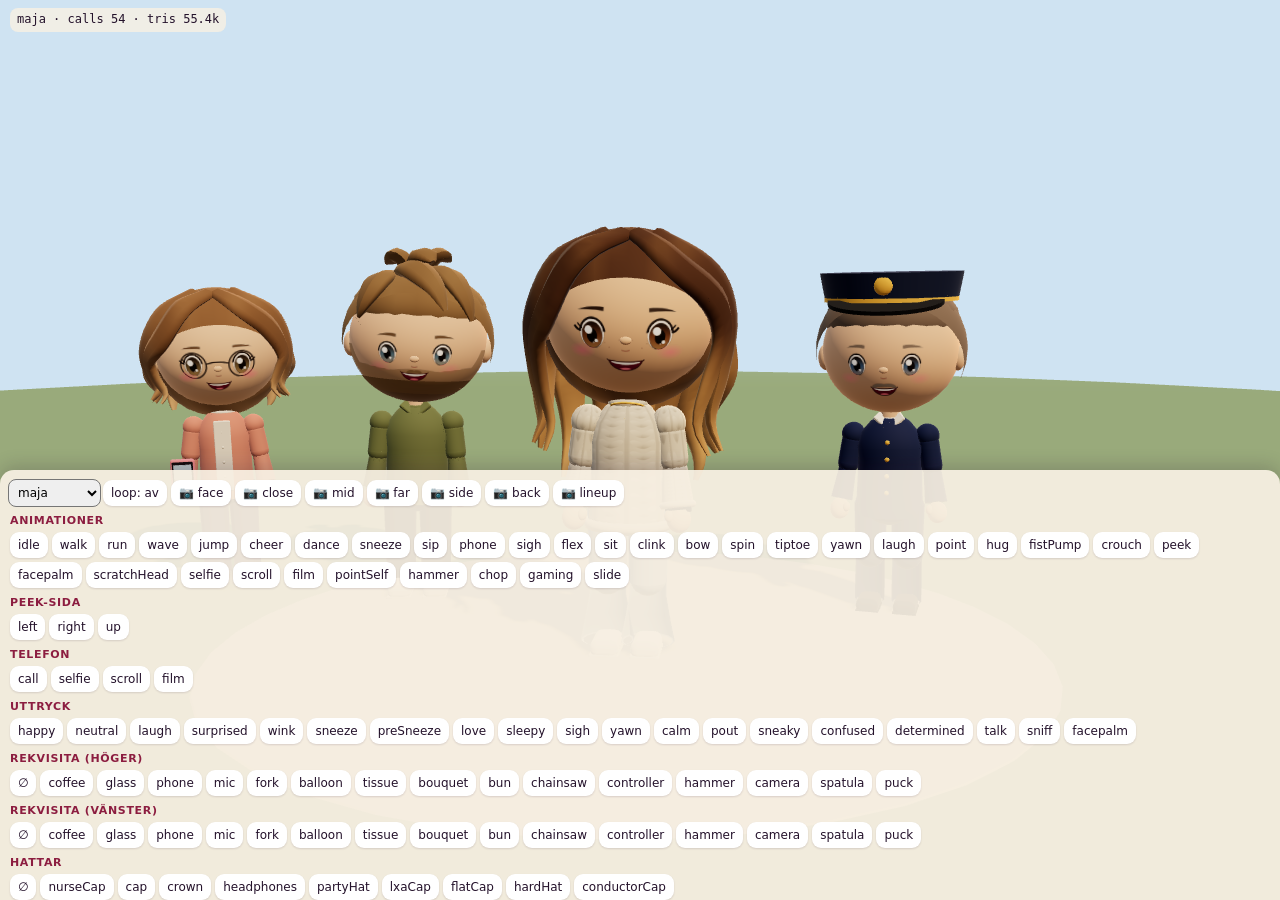
<file: 3d/dev-maja.html>
<!doctype html>
<html lang="sv">
<head>
<meta charset="utf-8">
<meta name="viewport" content="width=device-width,initial-scale=1,viewport-fit=cover">
<title>Maja – karaktärslabb</title>
<style>
  html,body{margin:0;height:100%;overflow:hidden;background:#cfe3f2;font-family:system-ui,-apple-system,sans-serif}
  canvas{display:block;width:100%;height:100%;touch-action:none}
  #ui{position:fixed;left:0;right:0;bottom:0;max-height:46%;overflow:auto;background:rgba(248,240,227,.93);color:#24122b;
      padding:8px 8px calc(8px + env(safe-area-inset-bottom));font-size:12px;border-radius:14px 14px 0 0;box-shadow:0 -4px 18px #24122b33}
  #ui.hidden{display:none}
  #ui h4{margin:6px 2px 3px;font-size:11px;text-transform:uppercase;letter-spacing:.06em;color:#8c1d40}
  #ui button{font:inherit;margin:2px;padding:6px 8px;border:0;border-radius:9px;background:#fff;color:#24122b;box-shadow:0 1px 2px #24122b22}
  #ui button.on{background:#8c1d40;color:#f8f0e3}
  #ui select{font:inherit;padding:5px;border-radius:8px}
  #info{position:fixed;top:calc(8px + env(safe-area-inset-top));left:10px;font:12px/1.3 ui-monospace,monospace;color:#24122b;background:#f8f0e3cc;padding:4px 7px;border-radius:8px}
</style>
<script type="importmap">
{ "imports": { "three": "../vendor/three.module.min.js", "three/addons/": "../vendor/addons/" } }
</script>
</head>
<body>
<div id="info"></div>
<div id="ui"></div>
<script type="module">
import * as THREE from 'three';
import { createMaja, createPerson, PRESETS, ANIMATIONS, EXPRESSIONS, PROPS, HATS } from './maja.js';

const Q = new URLSearchParams(location.search);
const info = document.getElementById('info');
const errors = [];
addEventListener('error', e => { errors.push(String(e.message)); info.textContent = 'ERR ' + e.message; });

const renderer = new THREE.WebGLRenderer({ antialias: true });
renderer.setPixelRatio(Math.min(devicePixelRatio, 2));
renderer.setSize(innerWidth, innerHeight);
renderer.shadowMap.enabled = true; renderer.shadowMap.type = THREE.PCFSoftShadowMap;
renderer.toneMapping = THREE.ACESFilmicToneMapping; renderer.toneMappingExposure = 1.05;
document.body.prepend(renderer.domElement);

const scene = new THREE.Scene();
scene.background = new THREE.Color(Q.get('bg') || '#cfe3f2');
scene.fog = new THREE.Fog(scene.background, 14, 30);
const camera = new THREE.PerspectiveCamera(40, innerWidth / innerHeight, 0.05, 100);

const hemi = new THREE.HemisphereLight('#e4f0ff', '#a88d6a', 1.15); scene.add(hemi);
const sun = new THREE.DirectionalLight('#ffe0b5', 2.3); sun.position.set(3.5, 6, 4.5);
sun.castShadow = true; sun.shadow.mapSize.set(1024, 1024);
Object.assign(sun.shadow.camera, { left: -5, right: 5, top: 5, bottom: -5, near: 0.5, far: 20 }); sun.shadow.bias = -0.0005;
scene.add(sun);
const ground = new THREE.Mesh(new THREE.CircleGeometry(12, 48), new THREE.MeshStandardMaterial({ color: '#8fae84', roughness: 0.95 }));
ground.rotation.x = -Math.PI / 2; ground.receiveShadow = true; scene.add(ground);
const plat = new THREE.Mesh(new THREE.CylinderGeometry(1.6, 1.7, 0.08, 40), new THREE.MeshStandardMaterial({ color: '#e7d8bf', roughness: 0.9 }));
plat.position.y = -0.035; plat.receiveShadow = true; scene.add(plat);
// a bench for sit tests
const bench = new THREE.Group();
const wood = new THREE.MeshStandardMaterial({ color: '#9e6b43', roughness: 0.85 });

// ---- characters
const chars = {};
const lineup = Q.get('lineup') === '1';
const maja = createMaja(); chars.maja = maja; scene.add(maja.group);
const npcNames = lineup ? ['mattias', 'conductor', 'maria', 'patrik', 'syster', 'sebastian', 'friend1', 'friend2', 'friend3', 'nurse', 'fan']
                        : (Q.get('npcs') ?? 'mattias,conductor,maria').split(',').filter(Boolean);
npcNames.forEach((n, i) => {
  const c = createPerson(n); chars[n] = c; scene.add(c.group);
  if (lineup) {
    const row = i < 6 ? 0 : 1, k = row ? i - 6 : i, cnt = row ? 5 : 6;
    c.group.position.set((k - (cnt - 1) / 2) * 0.95 + (row ? 0 : 0), 0, row ? -2.6 : -1.3);
  } else {
    const xs = [-1.05, 1.05, -2.0, 2.0, -2.9, 2.9];
    c.group.position.set(xs[i] ?? i, 0, -0.55 - Math.abs(xs[i] ?? 0) * 0.15);
    c.group.rotation.y = -(xs[i] ?? 0) * 0.18;
  }
});
const sitH = maja.sitHeight;
if (Q.get('anim') === 'sit' || Q.get('seated') === '1') { // a bench at the reported seat height, behind the focus character
  const seat = new THREE.Mesh(new THREE.BoxGeometry(0.9, 0.05, 0.36), wood); seat.position.set(0, sitH - 0.025, -0.04); seat.castShadow = seat.receiveShadow = true; bench.add(seat);
  for (const x of [-0.38, 0.38]) { const leg = new THREE.Mesh(new THREE.BoxGeometry(0.05, sitH - 0.05, 0.3), wood); leg.position.set(x, (sitH - 0.05) / 2, -0.04); bench.add(leg); }
  scene.add(bench);
}

let focusName = Q.get('who') || 'maja';
const focus = () => chars[focusName] || maja;

// ---- camera presets
function frame(mode) {
  const f = focus(), p = f.group.position, H = f.height;
  if (mode === 'face') { camera.position.set(p.x + 0.15, p.y + H * 0.8, p.z + 1.25); camera.lookAt(p.x, p.y + H * 0.78, p.z); }
  else if (mode === 'close') { camera.position.set(p.x + 0.35, p.y + H * 0.72, p.z + 2.4); camera.lookAt(p.x, p.y + H * 0.55, p.z); }
  else if (mode === 'far') { camera.position.set(p.x + 1.8, p.y + 3.0, p.z + 7.5); camera.lookAt(p.x, p.y + 0.7, p.z - 0.6); }
  else if (mode === 'side') { camera.position.set(p.x + 3.2, p.y + H * 0.6, p.z + 0.6); camera.lookAt(p.x, p.y + H * 0.5, p.z); }
  else if (mode === 'back') { camera.position.set(p.x - 0.8, p.y + H * 0.85, p.z - 3.0); camera.lookAt(p.x, p.y + H * 0.55, p.z); }
  else if (mode === 'lineup') { camera.position.set(0, 2.6, 7.6); camera.lookAt(0, 0.65, -1.6); }
  else { camera.position.set(p.x + 0.6, p.y + 1.5, p.z + 4.6); camera.lookAt(p.x, p.y + 0.72, p.z - 0.4); }
}
let camMode = Q.get('cam') || (lineup ? 'lineup' : 'mid');
frame(camMode);

// ---- apply URL state
function applyParams() {
  const f = focus();
  if (Q.get('hair')) f.setHair(Q.get('hair'));
  if (Q.get('expr')) f.setExpression(Q.get('expr'));
  if (Q.get('hat')) f.setHat(Q.get('hat'), true);
  if (Q.get('prop')) f.setProp('right', Q.get('prop'), true);
  if (Q.get('lprop')) f.setProp('left', Q.get('lprop'), true);
  if (Q.get('coat')) f.setOutfit({ coat: '#' + Q.get('coat') });
  if (Q.get('look') === 'cam') f.lookAt(camera.position);
  if (Q.get('look') === 'mattias' && chars.mattias) f.lookAt(chars.mattias.group.position.clone().add(new THREE.Vector3(0, 1.2, 0)));
  if (Q.get('all')) for (const c of Object.values(chars)) if (c !== f) c.play(Q.get('all'), { loop: true });
  const a = Q.get('anim');
  if (a) f.play(a, { loop: Q.get('loop') === '1', side: Q.get('side') || undefined, style: Q.get('style') || undefined, seated: Q.get('seated') === '1' });
}
applyParams();

// ---- UI
const ui = document.getElementById('ui');
if (Q.get('ui') === '0') ui.classList.add('hidden');
function section(title, items, fn, cls) {
  const h = document.createElement('h4'); h.textContent = title; ui.appendChild(h);
  const box = document.createElement('div'); ui.appendChild(box);
  for (const it of items) { const b = document.createElement('button'); b.textContent = it ?? '∅'; b.onclick = () => fn(it, b); box.appendChild(b); }
}
const sel = document.createElement('select');
for (const n of Object.keys(chars)) { const o = document.createElement('option'); o.value = o.textContent = n; sel.appendChild(o); }
sel.value = focusName; sel.onchange = () => { focusName = sel.value; frame(camMode); };
ui.appendChild(sel);
let loopOn = false;
const lb = document.createElement('button'); lb.textContent = 'loop: av'; lb.onclick = () => { loopOn = !loopOn; lb.textContent = 'loop: ' + (loopOn ? 'på' : 'av'); lb.classList.toggle('on', loopOn); }; ui.appendChild(lb);
for (const m of ['face', 'close', 'mid', 'far', 'side', 'back', 'lineup']) { const b = document.createElement('button'); b.textContent = '📷 ' + m; b.onclick = () => { camMode = m; frame(m); }; ui.appendChild(b); }
section('Animationer', ANIMATIONS, n => focus().play(n, { loop: loopOn }));
section('Peek-sida', ['left', 'right', 'up'], s => focus().play('peek', { loop: true, side: s }));
section('Telefon', ['call', 'selfie', 'scroll', 'film'], s => focus().play('phone', { loop: loopOn, style: s }));
section('Uttryck', EXPRESSIONS, n => focus().setExpression(n));
section('Rekvisita (höger)', [null, ...PROPS], n => focus().setProp('right', n));
section('Rekvisita (vänster)', [null, ...PROPS], n => focus().setProp('left', n));
section('Hattar', [null, ...HATS], n => focus().setHat(n));
section('Rock', [null, '#b88a5a', '#8d8b91', '#6e1f33', '#e8dcc6', '#2f4a3a'], c => focus().setOutfit({ coat: c }));
section('Frisyr', ['long', 'ponytail', 'bun', 'short'], h => focus().setHair(h));
section('Titta', ['kamera', 'Mattias', 'ingen'], w => focus().lookAt(w === 'kamera' ? camera.position : w === 'Mattias' && chars.mattias ? chars.mattias.group.position.clone().setY(1.2) : null));
section('Gå', ['fram', 'tillbaka', 'spring'], w => { const f = focus(); const p = f.group.position.clone(); f.walkTo(p.add(new THREE.Vector3(w === 'tillbaka' ? 0 : 0, 0, w === 'tillbaka' ? -1.5 : 1.5)), w === 'spring' ? 2.6 : 1.1); });

// ---- loop
const clock = new THREE.Clock();
function stats() { const r = renderer.info.render; info.textContent = `${focusName} · calls ${r.calls} · tris ${(r.triangles / 1000).toFixed(1)}k${errors.length ? ' · ERR' : ''}`; }
addEventListener('resize', () => { renderer.setSize(innerWidth, innerHeight); camera.aspect = innerWidth / innerHeight; camera.updateProjectionMatrix(); });
const freeze = Q.has('t') ? parseFloat(Q.get('t')) : null;
if (freeze !== null) {
  const steps = Math.round(freeze * 60);
  for (let i = 0; i < steps; i++) for (const c of Object.values(chars)) c.update(1 / 60);
  for (const c of Object.values(chars)) c.update(0);
  if (Q.get('look') === 'cam') focus().lookAt(camera.position);
  renderer.render(scene, camera); stats();
  window.__ready = true; window.__stats = { ...renderer.info.render, errors };
} else {
  renderer.setAnimationLoop(() => {
    const dt = clock.getDelta();
    for (const c of Object.values(chars)) c.update(dt);
    renderer.render(scene, camera); stats();
  });
  setTimeout(() => { window.__ready = true; window.__stats = { ...renderer.info.render, errors }; }, 300);
}
window.__dev = { THREE, chars, scene, camera, renderer };
</script>
</body>
</html>
</file>
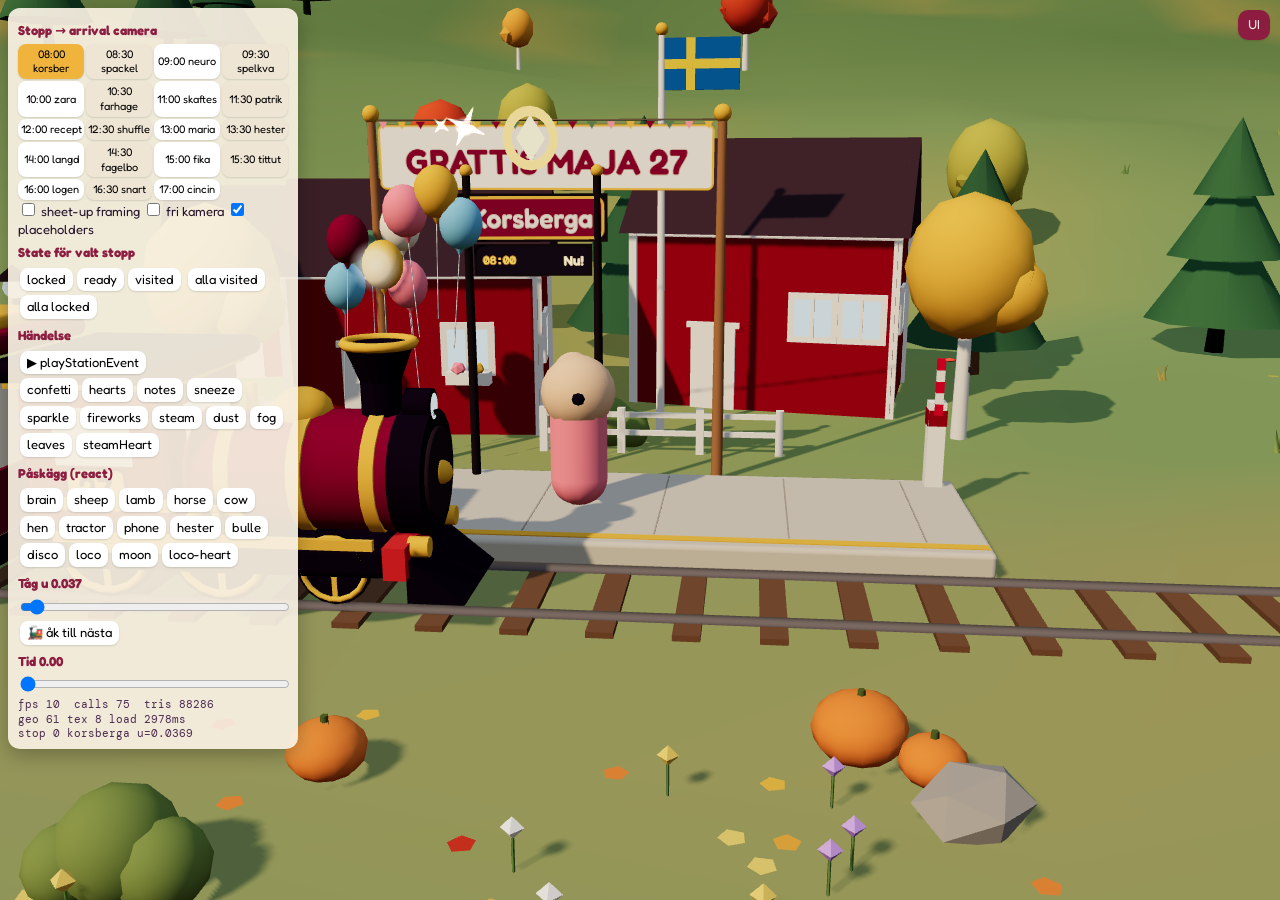
<file: 3d/dev-world.html>
<!doctype html>
<html lang="sv">
<head>
<meta charset="utf-8">
<meta name="viewport" content="width=device-width,initial-scale=1,viewport-fit=cover">
<title>dev · world.js</title>
<link rel="preconnect" href="https://fonts.googleapis.com">
<link rel="preconnect" href="https://fonts.gstatic.com" crossorigin>
<link href="https://fonts.googleapis.com/css2?family=Fredoka:wght@400..700&family=Shantell+Sans:wght@400..700&family=Caveat:wght@600;700&family=DM+Mono:wght@400;500&display=swap" rel="stylesheet">
<style>
  html,body{margin:0;height:100%;overflow:hidden;background:#24122b;font:13px/1.35 Fredoka,system-ui,sans-serif;color:#24122b}
  canvas{display:block;width:100vw;height:100vh;touch-action:none}
  #ui{position:fixed;left:8px;top:8px;max-height:calc(100vh - 16px);overflow:auto;width:270px;background:#f8f0e3ee;border-radius:12px;padding:8px 10px;box-shadow:0 6px 20px #0004}
  #ui.hide{display:none}
  #toggle{position:fixed;right:8px;top:8px;z-index:3;border:0;border-radius:10px;padding:6px 10px;background:#8c1d40;color:#f8f0e3}
  h3{margin:6px 0 4px;font-size:13px;color:#8c1d40}
  button{font:inherit;border:0;border-radius:8px;padding:3px 7px;margin:2px;background:#fff;box-shadow:0 1px 2px #0002;cursor:pointer}
  button.on{background:#f0b43c}
  .stops{display:grid;grid-template-columns:repeat(4,1fr);gap:2px}
  .stops button{margin:0;padding:3px 2px;font-size:11px}
  .stops button.mini{background:#efe5d4}
  input[type=range]{width:100%}
  #info{font-family:"DM Mono",monospace;font-size:11px;white-space:pre;color:#4a2a4f}
</style>
<script type="importmap">
{ "imports": { "three": "../vendor/three.module.min.js", "three/addons/": "../vendor/addons/" } }
</script>
</head>
<body>
<button id="toggle">UI</button>
<div id="ui">
  <h3>Stopp → arrival camera</h3>
  <div class="stops" id="stops"></div>
  <div><label><input type="checkbox" id="sheet"> sheet-up framing</label> <label><input type="checkbox" id="free"> fri kamera</label> <label><input type="checkbox" id="ph" checked> placeholders</label></div>
  <h3>State för valt stopp</h3>
  <button data-st="locked">locked</button><button data-st="ready">ready</button><button data-st="visited">visited</button>
  <button id="allVisited">alla visited</button><button id="allLocked">alla locked</button>
  <h3>Händelse</h3>
  <button id="event">▶ playStationEvent</button>
  <div id="fx"></div>
  <h3>Påskägg (react)</h3>
  <div id="eggs"></div>
  <h3>Tåg u <span id="uval"></span></h3>
  <input type="range" id="u" min="0" max="1" step="0.0005" value="0">
  <button id="ride">🚂 åk till nästa</button>
  <h3>Tid <span id="tval"></span></h3>
  <input type="range" id="tod" min="0" max="1" step="0.01" value="0">
  <div id="info"></div>
</div>
<script type="module">
import * as THREE from 'three';
import { OrbitControls } from 'three/addons/controls/OrbitControls.js';
import { createWorld } from './world.js';

const Q = new URLSearchParams(location.search);
const canvas = document.createElement('canvas'); document.body.prepend(canvas);
const renderer = new THREE.WebGLRenderer({ canvas, antialias: true, powerPreference: 'high-performance' });
renderer.setPixelRatio(Math.min(devicePixelRatio || 1, 2)); renderer.setSize(innerWidth, innerHeight);
renderer.outputColorSpace = THREE.SRGBColorSpace; renderer.toneMapping = THREE.ACESFilmicToneMapping; renderer.toneMappingExposure = 1.1;
renderer.shadowMap.enabled = true; renderer.shadowMap.type = THREE.PCFSoftShadowMap;
const scene = new THREE.Scene();
const camera = new THREE.PerspectiveCamera(43, innerWidth / innerHeight, .1, 500);
addEventListener('resize', () => { renderer.setSize(innerWidth, innerHeight); camera.aspect = innerWidth / innerHeight; camera.updateProjectionMatrix(); });

const t0 = performance.now();
const world = await createWorld({ scene, renderer, camera });
const loadMs = Math.round(performance.now() - t0);
window.__world = world; window.THREE = THREE;

const controls = new OrbitControls(camera, canvas); controls.enableDamping = true; controls.enabled = false;

// ---- placeholders
const phGroup = new THREE.Group(); scene.add(phGroup);
const COL = { maja: '#ff8fa3', mattias: '#778568', conductor: '#283c58', maria: '#c5a6a0', nurse: '#b2d3d1', fan: '#d892ab', patrik: '#a7473e', syster: '#b8a88a', sebastian: '#6b7883', friend1: '#d8a8b5', friend2: '#a7b99a', friend3: '#b7abd2' };
function capsule(h, col, label) {
  const g = new THREE.Group(), r = h * .2;
  const m = new THREE.Mesh(new THREE.CapsuleGeometry(r, h - 2 * r, 4, 10), new THREE.MeshLambertMaterial({ color: col }));
  m.position.y = h / 2; m.castShadow = true; g.add(m);
  const head = new THREE.Mesh(new THREE.SphereGeometry(r * 1.25, 12, 10), new THREE.MeshLambertMaterial({ color: '#f1c7a5' })); head.position.y = h - r * 1.1; g.add(head);
  const nose = new THREE.Mesh(new THREE.ConeGeometry(r * .35, r * .9, 8), new THREE.MeshLambertMaterial({ color: '#24122b' })); nose.rotation.x = Math.PI / 2; nose.position.set(0, h - r * 1.1, r * 1.3); g.add(nose);
  g.name = label; return g;
}
const poseH = { crouch: .62, peek: .85, sit: .72, stand: 1 };
world.stations.forEach(s => {
  const m = capsule(1.78, COL.maja, 'maja'); m.position.copy(s.standPos); m.rotation.y = s.standFacing; phGroup.add(m);
  for (const n of s.npcSpots) { const c = capsule(n.who === 'conductor' ? 1.5 : 1.52, COL[n.who] || '#999', n.who); c.position.copy(n.pos); c.rotation.y = n.facing; phGroup.add(c); }
  const ms = s.mattiasSpot; const c = capsule(1.55 * (poseH[ms.pose] || 1), COL.mattias, 'mattias'); c.position.copy(ms.pos); c.rotation.y = ms.facing; phGroup.add(c);
  for (const sp of Object.values(s.spots || {})) { const r = new THREE.Mesh(new THREE.TorusGeometry(.3, .04, 6, 20), new THREE.MeshBasicMaterial({ color: '#f0b43c' })); r.rotation.x = Math.PI / 2; r.position.copy(sp.pos).y += .03; phGroup.add(r); }
});
const seatDummy = capsule(1.3, COL.maja, 'seated'); world.train.seat.add(seatDummy);
document.getElementById('ph').onchange = e => { phGroup.visible = e.target.checked; seatDummy.visible = e.target.checked; };

// ---- state
let cur = +(Q.get('stop') ?? 0), useSheet = Q.get('sheet') === '1', trainU = world.stations[cur].trainU;
const states = world.stations.map(() => 'locked');
const initState = Q.get('state');
world.stations.forEach((s, i) => { const st = initState || (i < cur ? 'visited' : i === cur ? 'ready' : 'locked'); states[i] = st; world.setStationState(i, st); world.setSign(i, st === 'locked' ? s.t : st === 'visited' ? '✓ ' + s.t : 'Nu!'); });
const tod = Q.has('tod') ? +Q.get('tod') : cur / 18; world.setTimeOfDay(tod);
document.getElementById('tod').value = tod;
function frame(i) {
  const s = world.stations[i];
  camera.position.copy(useSheet ? s.sheetCameraPos : s.cameraPos); controls.target.copy(useSheet ? s.sheetCameraTarget : s.cameraTarget); camera.lookAt(controls.target);
}
function goto(i) {
  cur = i; trainU = world.stations[i].trainU; world.setTrainU(trainU); document.getElementById('u').value = trainU; frame(i); renderStops();
}
// UI
const stopsEl = document.getElementById('stops');
function renderStops() { stopsEl.innerHTML = ''; world.stations.forEach((s, i) => { const b = document.createElement('button'); b.textContent = `${s.t} ${s.id.slice(0, 7)}`; b.className = (s.kind === 'mini' ? 'mini ' : '') + (i === cur ? 'on' : ''); b.onclick = () => goto(i); stopsEl.append(b); }); }
document.querySelectorAll('[data-st]').forEach(b => b.onclick = () => { const st = b.dataset.st; states[cur] = st; world.setStationState(cur, st); world.setSign(cur, st === 'locked' ? world.stations[cur].t : st === 'visited' ? '✓ ' + world.stations[cur].t : 'om 12 min'); });
document.getElementById('allVisited').onclick = () => world.stations.forEach((s, i) => { world.setStationState(i, 'visited'); world.setSign(i, '✓ ' + s.t); });
document.getElementById('allLocked').onclick = () => world.stations.forEach((s, i) => { world.setStationState(i, 'locked'); world.setSign(i, s.t); });
document.getElementById('event').onclick = () => world.playStationEvent(cur);
const fxEl = document.getElementById('fx');
for (const k of Object.keys(world.fx)) { const b = document.createElement('button'); b.textContent = k; b.onclick = () => world.fx[k](world.stations[cur].standPos.clone().add(new THREE.Vector3(0, 1.8, 0))); fxEl.append(b); }
const eggsEl = document.getElementById('eggs');
for (const id of [...new Set(world.pickables.map(p => p.id)), 'loco-heart']) { const b = document.createElement('button'); b.textContent = id; b.onclick = () => world.react(id); eggsEl.append(b); }
document.getElementById('sheet').checked = useSheet; document.getElementById('sheet').onchange = e => { useSheet = e.target.checked; frame(cur); };
document.getElementById('free').onchange = e => { controls.enabled = e.target.checked; };
document.getElementById('u').oninput = e => { trainU = +e.target.value; world.setTrainU(trainU); };
document.getElementById('tod').oninput = e => world.setTimeOfDay(+e.target.value);
document.getElementById('toggle').onclick = () => document.getElementById('ui').classList.toggle('hide');
if (Q.get('ui') === '0') document.getElementById('ui').classList.add('hide');
let ride = null;
document.getElementById('ride').onclick = () => {
  if (cur >= 18) return; const a = trainU, b = world.stations[cur + 1].trainU, dur = 3.6; const start = performance.now(); const next = cur + 1;
  ride = now => { const p = Math.min(1, (now - start) / 1000 / dur), e = p < .5 ? 4 * p * p * p : 1 - Math.pow(-2 * p + 2, 3) / 2; trainU = a + (b - a) * e; world.setTrainU(trainU);
    const tc = world.travelCamera(trainU); camera.position.lerp(tc.position, .1); controls.target.lerp(tc.target, .12); camera.lookAt(controls.target);
    if (p >= 1) { ride = null; cur = next; renderStops(); frame(cur); } };
};
// tap → react
const ray = new THREE.Raycaster(), ndc = new THREE.Vector2();
canvas.addEventListener('pointerup', e => {
  ndc.set(e.clientX / innerWidth * 2 - 1, -(e.clientY / innerHeight) * 2 + 1); ray.setFromCamera(ndc, camera);
  for (const p of world.pickables) { if (ray.intersectObject(p.object, true).length) { console.log('pick', p.id); world.react(p.id, ray.intersectObject(p.object, true)[0].object); break; } }
});
renderStops(); goto(cur);
if (Q.has('u')) { trainU = +Q.get('u'); world.setTrainU(trainU); }
if (Q.get('cam') === 'free') { controls.enabled = true; document.getElementById('free').checked = true; }
if (Q.get('ph') === '0') { phGroup.visible = false; seatDummy.visible = false; document.getElementById('ph').checked = false; }
if (Q.has('travel')) { const k = +Q.get('travel'), f = +(Q.get('tf') || .5); trainU = world.stations[k].trainU + (world.stations[k + 1].trainU - world.stations[k].trainU) * f; world.setTrainU(trainU);
  const tc = world.travelCamera(trainU); camera.position.copy(tc.position); controls.target.copy(tc.target); camera.lookAt(controls.target); }
if (Q.has('cl')) { const [x, y, z, tx, ty, tz] = Q.get('cl').split(',').map(Number); const c = world.debug.ctxs[cur]; camera.position.copy(c.L(x, y, z)); controls.target.copy(c.L(tx, ty, tz)); camera.lookAt(controls.target); }
if (Q.has('campos')) { const [x, y, z, tx, ty, tz] = Q.get('campos').split(',').map(Number); camera.position.set(x, y, z); controls.target.set(tx, ty, tz); camera.lookAt(controls.target); }

const info = document.getElementById('info');
let last = performance.now(), el = 0, frames = 0, fpsT = 0, fps = 0;
window.__stats = { loadMs };
function loop(now) {
  const dt = Math.min(.1, (now - last) / 1000); last = now; el += dt; frames++; fpsT += dt; if (fpsT > .5) { fps = Math.round(frames / fpsT); frames = 0; fpsT = 0; }
  if (ride) ride(now);
  if (controls.enabled) controls.update();
  world.update(dt, el);
  renderer.render(scene, camera);
  const r = renderer.info.render; window.__stats = { loadMs, calls: r.calls, tris: r.triangles, fps, geos: renderer.info.memory.geometries, tex: renderer.info.memory.textures };
  info.textContent = `fps ${fps}  calls ${r.calls}  tris ${r.triangles}\ngeo ${renderer.info.memory.geometries} tex ${renderer.info.memory.textures} load ${loadMs}ms\nstop ${cur} ${world.stations[cur].id} u=${trainU.toFixed(4)}`;
  document.getElementById('uval').textContent = trainU.toFixed(3); document.getElementById('tval').textContent = (+document.getElementById('tod').value).toFixed(2);
  requestAnimationFrame(loop);
}
requestAnimationFrame(loop);
if (Q.get('event') === '1') setTimeout(() => world.playStationEvent(cur), 400);
window.__ready = true;
</script>
</body>
</html>
</file>
<file: 3d/ui.css>
:root{
  --night:#24122b; --plum:#3b1d45; --plum2:#552a5f;
  --paper:#f8f0e3; --paper2:#efe2cc; --ink:#24181f; --muted:#7a6670;
  --wine:#8c1d40; --gold:#f0b43c; --rose:#ff8fa3; --sage:#5f8466;
  --radius:18px;
  --display:'Fredoka', 'Arial Rounded MT Bold', system-ui, sans-serif;
  --body:'Shantell Sans', 'Comic Sans MS', system-ui, sans-serif;
  --hand:'Caveat', 'Bradley Hand', cursive;
  --mono:'DM Mono', ui-monospace, Menlo, monospace;
}
*{box-sizing:border-box}
html{-webkit-text-size-adjust:100%}
body{
  margin:0; min-height:100vh; color:var(--ink); font-family:var(--body); font-size:16px; line-height:1.6;
  background:
    radial-gradient(1200px 600px at 110% -10%, #7a2d5a55, transparent 60%),
    radial-gradient(900px 500px at -20% 20%, #f0b43c22, transparent 60%),
    var(--night);
  background-attachment:fixed;
  overflow-x:hidden;
}
body::before{ /* stjärnor */
  content:""; position:fixed; inset:0; pointer-events:none; opacity:.55;
  background-image:
    radial-gradient(1.5px 1.5px at 12% 18%, #fff8 50%, transparent 51%),
    radial-gradient(1px 1px at 72% 8%, #fff9 50%, transparent 51%),
    radial-gradient(1.5px 1.5px at 88% 32%, #fff6 50%, transparent 51%),
    radial-gradient(1px 1px at 35% 42%, #fff7 50%, transparent 51%),
    radial-gradient(1px 1px at 58% 66%, #fff5 50%, transparent 51%),
    radial-gradient(1.5px 1.5px at 20% 78%, #fff6 50%, transparent 51%),
    radial-gradient(1px 1px at 92% 88%, #fff7 50%, transparent 51%);
  animation:twinkle 6s ease-in-out infinite alternate;
}
@keyframes twinkle{to{opacity:.25}}
main{max-width:540px; margin:0 auto; padding:max(18px, env(safe-area-inset-top)) 16px calc(40px + env(safe-area-inset-bottom));}
h1,h2,h3{font-family:var(--display); line-height:1.1; margin:0}
p{margin:.7em 0}
a{color:inherit}
button{font:inherit; cursor:pointer; -webkit-tap-highlight-color:transparent}

/* ---------- Biljett (hero) ---------- */
.ticket{
  position:relative; background:var(--paper); border-radius:var(--radius); padding:22px 22px 18px;
  box-shadow:0 20px 50px -20px #000a, 0 2px 0 #fff inset;
  --hole: radial-gradient(circle at 0 62%, transparent 13px, #000 13.5px) left / 51% 100% no-repeat,
          radial-gradient(circle at 100% 62%, transparent 13px, #000 13.5px) right / 51% 100% no-repeat;
  -webkit-mask: var(--hole); mask: var(--hole);
  animation:drop-in .9s cubic-bezier(.2,.9,.25,1.2) both;
}
@keyframes drop-in{from{transform:translateY(-30px) rotate(-2deg); opacity:0}}
.ticket .top{display:flex; justify-content:space-between; align-items:center; font-family:var(--mono); font-size:12px; letter-spacing:.12em; text-transform:uppercase; color:var(--wine)}
.ticket .top .num{background:var(--wine); color:var(--paper); padding:3px 8px; border-radius:6px}
.done-stamp{position:absolute; right:26px; bottom:38px; z-index:2; color:var(--sage); border:3px solid var(--sage); border-radius:8px; padding:3px 10px; font-family:var(--mono); font-weight:500; font-size:15px; letter-spacing:.1em; transform:rotate(-12deg); background:#f8f0e3dd; animation:stamp .5s cubic-bezier(.3,1.6,.5,1) both}
.done-stamp[hidden]{display:none}
.ticket h1{font-size:clamp(40px, 12vw, 58px); font-weight:700; margin:14px 0 2px; letter-spacing:-.02em}
.ticket h1 em{font-style:normal; color:var(--wine); display:inline-block; transform:rotate(-4deg); animation:bob 2.6s ease-in-out infinite}
@keyframes bob{50%{transform:rotate(3deg) translateY(-3px)}}
.ticket .sub{color:var(--muted); margin:0 0 14px; font-size:15px}
.perf{border-top:2px dashed #cdbba3; margin:16px -22px 14px}
.fields{display:grid; grid-template-columns:1fr 1fr; gap:10px 14px; font-family:var(--mono); font-size:11px; text-transform:uppercase; letter-spacing:.1em; color:var(--muted)}
.fields b{display:block; font-family:var(--body); font-size:15px; letter-spacing:0; text-transform:none; color:var(--ink); font-weight:700}
.status{
  margin-top:14px; background:var(--ink); color:var(--paper); border-radius:12px; padding:12px 14px;
  display:flex; align-items:center; gap:12px; font-size:14px;
}
.status .dot{width:10px; height:10px; border-radius:50%; background:var(--gold); box-shadow:0 0 0 0 #f0b43c99; animation:ping 1.6s infinite; flex:none}
@keyframes ping{70%{box-shadow:0 0 0 10px #f0b43c00}100%{box-shadow:0 0 0 0 #f0b43c00}}
.status .cd{font-family:var(--mono); font-size:20px; font-weight:500; color:var(--gold); letter-spacing:.04em}
.status small{display:block; opacity:.75; font-size:12px}

/* ---------- Spår ---------- */
.track-wrap{margin:30px 4px 8px; position:relative; height:86px}
.rail{position:absolute; left:44px; right:10px; top:52px; height:6px; border-radius:3px;
  background:repeating-linear-gradient(90deg, #ffffff30 0 10px, transparent 10px 16px)}
.rail-fill{position:absolute; left:44px; top:52px; height:6px; border-radius:3px; background:linear-gradient(90deg, var(--gold), var(--rose)); width:0; transition:width 1.6s cubic-bezier(.3,.8,.3,1)}
.stations{position:absolute; left:44px; right:10px; top:48px; height:14px}
.st{position:absolute; top:0; width:14px; height:14px; margin-left:-7px; border-radius:50%; background:var(--night); border:3px solid #ffffff40; transition:.4s}
.st.passed{border-color:var(--gold); background:var(--gold)}
.st.final{width:20px; height:20px; margin-left:-10px; top:-3px; border-color:var(--rose)}
.st.final.passed{background:var(--rose)}
.st-label{position:absolute; top:22px; transform:translateX(-50%); font-family:var(--mono); font-size:9px; color:#fff9; white-space:nowrap; letter-spacing:.05em}
.loco{position:absolute; top:12px; width:62px; margin-left:-50px; transition:left 1.6s cubic-bezier(.3,.8,.3,1)}
.loco svg{display:block; width:62px; animation:chug .5s ease-in-out infinite alternate; filter:drop-shadow(0 4px 6px #0006)}
.loco .wheel circle{fill:#4a3440; stroke:#f0b43c; stroke-width:1.2}
.loco.arrive svg{animation:arrive 1.1s ease}
.loco.arrive .steam i{animation-duration:1.1s}
@keyframes arrive{25%{transform:translateX(5px) rotate(-4deg)}55%{transform:translateX(-3px) rotate(2deg)}80%{transform:translateX(1px)}}
@keyframes chug{to{transform:translateY(-1.5px)}}
.loco .wheel{transform-box:fill-box; transform-origin:center; animation:spin 1s linear infinite}
@keyframes spin{to{transform:rotate(360deg)}}
.steam{position:absolute; left:46px; top:-2px}
.steam i{position:absolute; width:12px; height:12px; border-radius:50%; background:#fff; opacity:0; animation:puff 2.4s ease-out infinite}
.steam i:nth-child(2){animation-delay:.8s}.steam i:nth-child(3){animation-delay:1.6s}
@keyframes puff{0%{transform:translate(0,0) scale(.4); opacity:.8}100%{transform:translate(-26px,-30px) scale(2.2); opacity:0}}

/* ---------- Nödbroms ---------- */
.brake{margin:22px 0 4px; background:linear-gradient(135deg, #3b1d45, #2b1533); border:1px solid #ffffff1c; border-radius:var(--radius); padding:16px; color:var(--paper)}
.brake[hidden]{display:none}
.brake h3{font-size:20px; display:flex; align-items:center; gap:10px}
.brake p{font-size:14px; opacity:.85; margin:.5em 0 .8em}
.brake-btn{
  display:flex; align-items:center; justify-content:center; gap:10px; width:100%; border:0; border-radius:14px; padding:14px;
  background:#d92d3a; color:#fff; font-weight:700; font-size:17px; box-shadow:0 5px 0 #8f141f, 0 10px 20px -6px #d92d3a88;
  transition:transform .1s, box-shadow .1s;
}
.brake-btn:active{transform:translateY(4px); box-shadow:0 1px 0 #8f141f}
.brake form{display:flex; gap:8px; margin-top:10px}
.brake input{flex:1; min-width:0; border:0; border-radius:12px; padding:12px 14px; font:inherit; font-size:16px; background:var(--paper); color:var(--ink)}
.brake form button{border:0; border-radius:12px; padding:0 16px; background:var(--gold); color:var(--ink); font-weight:700}
.locked-guess{margin-top:10px; font-family:var(--mono); font-size:13px; background:#ffffff12; border-radius:10px; padding:10px 12px}
.locked-guess b{color:var(--gold); font-family:var(--body); font-size:16px}

/* ---------- Luckor ---------- */
.list{display:flex; flex-direction:column; gap:14px; margin-top:22px}
.card{position:relative; background:var(--paper); border-radius:var(--radius); overflow:hidden; box-shadow:0 14px 34px -18px #000c; scroll-margin-top:16px}
.card-head{display:flex; align-items:center; gap:14px; padding:14px 16px}
.time{font-family:var(--mono); font-weight:500; font-size:15px; background:var(--ink); color:var(--paper); border-radius:10px; padding:8px 9px; line-height:1; flex:none}
.meta{flex:1; min-width:0}
.meta .no{display:block; font-family:var(--mono); font-size:11px; text-transform:uppercase; letter-spacing:.12em; color:var(--muted)}
.meta .station{display:block; font-family:var(--display); font-weight:700; font-size:clamp(16px,4.8vw,19px); line-height:1.15}
.badge{font-size:12px; font-weight:700; border-radius:99px; padding:5px 10px; flex:none; font-family:var(--mono); letter-spacing:.06em}

.card.locked{background:#ffffff0d; color:#fff; box-shadow:none; border:1px dashed #ffffff26}
.card.locked .time{background:#ffffff1a; color:#fffc}
.card.locked .meta .no{color:#fff8}
.card.locked .meta .station{color:#fff5; letter-spacing:.2em}
.card.locked .badge{background:#ffffff12; color:#fffa}
.card.locked.next{border-style:solid; border-color:#f0b43c66}
.card.locked.next .badge{background:#f0b43c22; color:var(--gold)}

.card.ready{background:linear-gradient(135deg, var(--gold), #f7cf6e); animation:wiggle 2.8s ease-in-out infinite}
.card.ready .badge{background:var(--wine); color:#fff; animation:pulse 1.2s ease-in-out infinite}
@keyframes wiggle{0%,86%,100%{transform:none}89%{transform:rotate(-1.2deg)}93%{transform:rotate(1.2deg)}96%{transform:rotate(-.6deg)}}
@keyframes pulse{50%{transform:scale(1.1)}}
.card.open .badge{background:#5f846622; color:var(--sage)}

.tear-zone{display:flex; align-items:stretch; margin:0 16px 16px; border-radius:14px; background:#fff6; overflow:visible}
.tear-zone .main{flex:1; padding:14px; font-size:15px}
.tear-zone .main b{display:block; font-family:var(--display); font-size:20px}
.stub{
  width:96px; border-left:2px dashed #24181f55; display:flex; flex-direction:column; align-items:center; justify-content:center;
  background:var(--ink); color:var(--gold); border:0; border-left:2px dashed #f0b43c66; border-radius:0 14px 14px 0; font-family:var(--mono); font-size:11px; letter-spacing:.1em; text-transform:uppercase; gap:4px;
  transform-origin:0 50%;
}
.stub span{font-size:26px}
.card.tearing .stub{animation:tear .7s cubic-bezier(.5,0,.75,0) forwards}
@keyframes tear{30%{transform:rotate(-8deg) translateX(4px)}100%{transform:translate(60px,140px) rotate(48deg); opacity:0}}

.content{display:grid; grid-template-rows:0fr; transition:grid-template-rows .8s cubic-bezier(.2,.8,.2,1)}
.content > div{overflow:hidden}
.card.open .content{grid-template-rows:1fr}
.inner{padding:2px 20px 22px}
.inner h2{font-size:28px; font-weight:800; letter-spacing:-.01em; margin:4px 0 6px}
.lead{font-family:var(--hand); font-size:30px; line-height:1.1; color:var(--wine); margin:.4em 0}
.aside{font-size:14px; color:var(--muted); border-left:3px solid var(--gold); padding:2px 0 2px 12px}
.card.open .inner > *{animation:rise .6s both}
.card.open .inner > *:nth-child(2){animation-delay:.08s}.card.open .inner > *:nth-child(3){animation-delay:.16s}
.card.open .inner > *:nth-child(4){animation-delay:.24s}.card.open .inner > *:nth-child(5){animation-delay:.32s}
.card.open .inner > *:nth-child(n+6){animation-delay:.4s}
@keyframes rise{from{opacity:0; transform:translateY(12px)}}
.card.seen .inner > *{animation:none}

.rules{background:var(--paper2); border-radius:14px; padding:14px 16px; margin:14px 0}
.rules h3{font-size:18px; margin-bottom:6px}
.rules ol{margin:0; padding-left:20px; font-size:15px}
.rules li{margin:5px 0}

.clue{display:flex; gap:14px; align-items:center; margin-top:16px; background:var(--ink); color:var(--paper); border-radius:14px; padding:14px}
.clue .pts{flex:none; width:58px; height:58px; border-radius:50%; background:var(--gold); color:var(--ink); display:grid; place-content:center; text-align:center; line-height:1}
.clue .pts b{font-family:var(--display); font-size:26px; font-weight:900}
.clue .pts span{font-family:var(--mono); font-size:9px; text-transform:uppercase; letter-spacing:.08em}
.clue .lbl{font-family:var(--mono); font-size:10px; text-transform:uppercase; letter-spacing:.12em; color:var(--gold)}
.clue p{margin:.2em 0 0; font-family:var(--hand); font-size:23px; line-height:1.15}

/* Journal */
.journal{font-family:var(--mono); font-size:13px; background:#fff; border:1px solid #d8cbb6; border-radius:10px; padding:14px; margin:14px 0; position:relative; line-height:1.6}
.journal::after{content:"GODKÄND"; position:absolute; right:10px; bottom:10px; color:#d92d3a; border:2px solid #d92d3a; padding:2px 8px; border-radius:6px; font-weight:700; transform:rotate(-12deg); opacity:0; animation:stamp .5s 1.2s cubic-bezier(.3,1.6,.5,1) forwards}
.card.seen .journal::after{animation-delay:0s}
@keyframes stamp{from{transform:rotate(-12deg) scale(2.4); opacity:0}to{opacity:.85}}
.journal .h{font-weight:500; border-bottom:1px solid #e5d9c5; padding-bottom:6px; margin-bottom:8px; color:var(--wine)}
.journal dl{margin:0}
.journal dt{color:var(--muted); font-size:11px; text-transform:uppercase; letter-spacing:.1em; margin-top:6px}
.journal dd{margin:0}

/* Låtar */
.songs{display:flex; flex-direction:column; gap:8px; margin:14px 0}
.song{display:grid; grid-template-columns:40px minmax(0,1fr); gap:8px 12px; align-items:center; background:#fff; border-radius:14px; padding:10px 12px; border:1px solid #e8dcc8}
.song .disc{grid-row:span 2; width:40px; height:40px; border-radius:50%; flex:none; background:radial-gradient(circle, var(--paper) 0 4px, #24181f 5px 12px, #3a2a33 13px 14px, #24181f 15px); animation:spin 3s linear infinite; animation-play-state:paused}
.song:hover .disc, .song:focus-within .disc{animation-play-state:running}
.song .t{min-width:0; line-height:1.25}
.song .t b{display:block; font-size:15px}
.song .t span{font-size:12px; color:var(--muted)}
.song .links{display:grid; grid-template-columns:1fr 1fr; gap:6px; min-width:0}
.song.big{grid-template-columns:56px minmax(0,1fr)}
.song a{text-decoration:none; font-size:13px; font-weight:700; border-radius:99px; padding:8px 6px; min-height:40px; display:grid; place-content:center; text-align:center}
.song a.sp{background:#1db954; color:#fff}
.song a.yt{background:#ff0033; color:#fff}
.song.big{background:var(--ink); color:var(--paper); border:0; padding:16px}
.song.big .t b{font-family:var(--display); font-size:22px}
.song.big .t span{color:#fffa}
.song.big .disc{width:56px; height:56px; animation-play-state:running; background:radial-gradient(circle, var(--gold) 0 5px, #3a2a33 6px 14px, #4a3440 15px 16px, #3a2a33 17px 27px, #f0b43c55 28px)}

/* Hästfri zon */
.nohorse{display:flex; align-items:center; gap:16px; background:#fff; border-radius:14px; padding:14px; margin:14px 0; border:1px solid #e8dcc8}
.sign{flex:none; width:74px; height:74px; border-radius:50%; border:7px solid #d92d3a; display:grid; place-content:center; font-size:34px; position:relative; background:#fff; animation:sway 3s ease-in-out infinite}
.sign::after{content:""; position:absolute; left:50%; top:-2px; bottom:-2px; width:7px; margin-left:-3.5px; background:#d92d3a; transform:rotate(45deg)}
@keyframes sway{50%{transform:rotate(8deg)}}
.nohorse b{font-family:var(--display); font-size:18px; display:block}
.nohorse span{font-size:14px; color:var(--muted)}

/* Receptsnurra */
.spinner{background:var(--ink); color:var(--paper); border-radius:16px; padding:16px; margin:14px 0; text-align:center}
.spinner .window{height:76px; display:grid; place-content:center; background:#ffffff10; border-radius:12px; padding:8px 14px; font-family:var(--hand); font-size:24px; line-height:1.1; overflow:hidden}
.spinner .window.rolling span{filter:blur(1px)}
.spinner .window.done span{animation:pop .5s cubic-bezier(.3,1.6,.5,1)}
@keyframes pop{from{transform:scale(.7)}}
.btn{display:inline-flex; align-items:center; justify-content:center; gap:8px; border:0; border-radius:12px; padding:12px 18px; background:var(--gold); color:var(--ink); font-weight:700; font-size:16px; margin-top:12px; box-shadow:0 4px 0 #b9811a; transition:transform .1s, box-shadow .1s}
.btn:active{transform:translateY(3px); box-shadow:0 1px 0 #b9811a}
.btn[disabled]{opacity:.6}
.deal{font-size:14px; margin-top:10px; opacity:.9}

/* Bingo */
.bingo{display:grid; grid-template-columns:repeat(3,minmax(0,1fr)); gap:6px; margin:14px 0}
.bingo button{aspect-ratio:1; border:2px solid #e2d4bd; background:#fff; border-radius:12px; padding:5px; font-size:12px; line-height:1.2; color:var(--ink); position:relative; min-width:0; overflow-wrap:anywhere; hyphens:auto; transition:transform .15s, background .2s}
.bingo button:active{transform:scale(.94)}
.bingo button.on{background:var(--wine); color:#fff; border-color:var(--wine)}
.bingo button.on::after{content:"✓"; position:absolute; top:3px; right:6px; font-size:13px; color:var(--gold)}
.bingo button.free{font-style:italic}
.bingo button.win{animation:pop .5s cubic-bezier(.3,1.6,.5,1); background:var(--gold); color:var(--ink); border-color:var(--gold)}
.bingo-msg{min-height:1.4em; text-align:center; font-weight:700; color:var(--wine)}

/* Spelarkort */
.stats{background:var(--ink); color:var(--paper); border-radius:16px; padding:16px; margin:14px 0}
.stats .hd{display:flex; align-items:center; gap:12px; margin-bottom:10px}
.stats .av{width:50px; height:50px; border-radius:12px; background:linear-gradient(135deg, var(--rose), var(--gold)); display:grid; place-content:center; font-family:var(--display); font-weight:900; font-size:26px; color:var(--ink)}
.stats .hd b{font-family:var(--display); font-size:20px; display:block}
.stats .hd span{font-family:var(--mono); font-size:11px; color:#fffa; text-transform:uppercase; letter-spacing:.1em}
.stat{margin:10px 0}
.stat .row{display:flex; justify-content:space-between; font-size:13px}
.stat .row em{font-style:normal; color:var(--gold); font-family:var(--mono); font-size:12px}
.bar{height:8px; border-radius:4px; background:#ffffff1a; margin-top:4px; position:relative}
.bar i{position:absolute; left:0; top:0; bottom:0; border-radius:4px; width:0; background:linear-gradient(90deg, var(--gold), var(--rose)); transition:width 1.4s cubic-bezier(.2,.9,.3,1.1)}
.bar.over i{box-shadow:0 0 12px var(--rose)}
.bar.wobble i{animation:wob 2.2s ease-in-out infinite}
@keyframes wob{0%,100%{width:22%}30%{width:78%}55%{width:35%}80%{width:64%}}

/* Kuponger */
.coupon{position:relative; margin:12px 0; background:#fff; border:2px dashed var(--wine); border-radius:14px; padding:14px 16px 14px 60px; width:100%; text-align:left; color:var(--ink); display:block}
.coupon .ic{position:absolute; left:14px; top:14px; font-size:30px}
.coupon b{font-family:var(--display); font-size:19px; display:block}
.coupon span{font-size:14px; color:var(--muted); display:block}
.coupon .tap{font-family:var(--mono); font-size:10px; text-transform:uppercase; letter-spacing:.1em; color:var(--wine); margin-top:6px}
.coupon .stamp{position:absolute; right:12px; bottom:8px; color:var(--sage); border:3px solid var(--sage); border-radius:8px; padding:3px 8px; font-family:var(--mono); font-weight:500; font-size:14px; letter-spacing:.06em; opacity:0; transform:rotate(-10deg) scale(2.2); pointer-events:none; background:#fffd}
.coupon.used .stamp{opacity:1; transform:rotate(-10deg) scale(1); transition:transform .4s cubic-bezier(.3,1.6,.5,1), opacity .2s}
.coupon.used .tap{visibility:hidden}

/* Final */
.reveal{text-align:center; background:var(--ink); color:var(--paper); border-radius:18px; padding:22px 16px; margin:14px 0; position:relative; overflow:hidden}
.reveal .lbl{font-family:var(--mono); font-size:11px; letter-spacing:.16em; text-transform:uppercase; color:var(--gold)}
.reveal h3{font-size:30px; margin:8px 0 4px}
.reveal p{margin:.3em 0; opacity:.9}
.cincin{font-family:var(--display); font-weight:700; font-size:clamp(38px,12vw,56px); white-space:nowrap; color:var(--gold); margin:10px 0 0; display:flex; justify-content:center; align-items:center; gap:10px}
.glass{display:inline-block; font-style:normal; font-size:clamp(28px,9vw,40px)}
.glass.l{animation:clinkL 1.8s ease-in-out infinite}
.glass.r{animation:clinkR 1.8s ease-in-out infinite}
@keyframes clinkL{0%,100%{transform:translateX(-8px) rotate(-10deg)}45%,55%{transform:translateX(6px) rotate(14deg)}}
@keyframes clinkR{0%,100%{transform:translateX(8px) rotate(10deg) scaleX(-1)}45%,55%{transform:translateX(-6px) rotate(-14deg) scaleX(-1)}}
.result{background:var(--paper2); border-radius:14px; padding:14px 16px; margin:14px 0; font-size:15px}
.result b{color:var(--wine)}
.coat-box{background:#fff; border:1px solid #e8dcc8; border-radius:18px; padding:16px; margin:14px 0; text-align:center}
.coat-box h3{font-size:24px}
.coat{width:170px; height:auto; margin:6px auto 0; display:block; transform-origin:50% 4%; animation:hang 4s ease-in-out infinite}
@keyframes hang{50%{transform:rotate(3deg)}}
.coat .fill{transition:fill .5s}
.swatches{display:grid; grid-template-columns:repeat(3,44px); justify-content:center; gap:10px; margin:12px 0 6px}
.sw{width:42px; height:42px; border-radius:50%; border:3px solid #fff; box-shadow:0 0 0 1px #0002, 0 3px 8px #0002; transition:transform .2s}
.sw.on{transform:scale(1.18); box-shadow:0 0 0 3px var(--wine)}
.coat-quip{min-height:3em; font-size:15px; margin:8px 0 0}
.coat-quip b{font-family:var(--display)}
.fineprint{font-size:12px; color:var(--muted)}
.signoff{text-align:center; font-family:var(--display); font-size:21px; margin:20px 0 4px; line-height:1.4}
.signoff em{color:var(--wine); font-family:var(--hand); font-style:normal; font-size:34px; display:inline-block; animation:bob 2.6s ease-in-out infinite}

/* Polaroider */
.pola{background:#fff; padding:10px 10px 12px; margin:20px auto; width:min(84%,340px); box-shadow:0 12px 26px -12px #0007, 0 1px 3px #0002; transform:rotate(var(--r,0deg)); position:relative; cursor:zoom-in; transition:transform .3s; -webkit-tap-highlight-color:transparent}
.pola:active{transform:rotate(0deg) scale(.97)}
.pola::before{content:""; position:absolute; top:-11px; left:50%; width:86px; height:24px; margin-left:-43px; background:#f0b43caa; transform:rotate(calc(var(--r,0deg) * -1.6)); box-shadow:0 1px 2px #0001}
.pola img{display:block; width:100%; aspect-ratio:4/5; object-fit:cover; object-position:var(--pos, center); background:#e9dfcf}
.pola.wide img{aspect-ratio:4/3}
.pola figcaption{font-family:var(--hand); font-size:22px; font-weight:600; line-height:1.1; text-align:center; margin-top:8px; color:var(--ink)}
.polas{display:grid; grid-template-columns:1fr 1fr; gap:14px; margin:22px 0}
.polas .pola{width:auto; margin:0}
.polas .pola figcaption{font-size:19px}
.card.open:not(.seen) .pola img{animation:develop 2.4s ease-out both}
@keyframes develop{from{filter:brightness(2.2) sepia(.7) contrast(.5) blur(4px)}}
.lightbox{position:fixed; inset:0; z-index:70; background:#1a0d1ff2; display:flex; flex-direction:column; align-items:center; justify-content:center; padding:20px; gap:10px; animation:fade .25s both; cursor:zoom-out}
.lightbox[hidden]{display:none}
.lightbox img{max-width:92vw; max-height:76vh; border:8px solid #fff; border-bottom-width:12px; border-radius:3px; transform:rotate(-1.5deg); animation:zoomin .4s cubic-bezier(.3,1.4,.5,1) both; box-shadow:0 20px 50px #000a}
.lightbox p{color:#fff; font-family:var(--hand); font-size:26px; text-align:center; max-width:90vw; margin:6px 0 0; line-height:1.15}
.lightbox small{color:#fff8; font-size:12px; font-family:var(--mono)}
@keyframes fade{from{opacity:0}}
@keyframes zoomin{from{transform:scale(.6) rotate(-8deg); opacity:0}}

/* Toast & konfetti */
#confetti{position:fixed; inset:0; width:100%; height:100%; pointer-events:none; z-index:50}
.toast{position:fixed; left:50%; bottom:calc(20px + env(safe-area-inset-bottom)); transform:translate(-50%, 140%); background:var(--gold); color:var(--ink); padding:12px 18px; border-radius:99px; font-weight:700; box-shadow:0 10px 30px #0008; z-index:60; transition:transform .5s cubic-bezier(.3,1.5,.5,1), opacity .3s, visibility 0s .5s; border:0; font-size:15px; white-space:nowrap; opacity:0; visibility:hidden; pointer-events:none}
.toast.show{transform:translate(-50%, 0); opacity:1; visibility:visible; pointer-events:auto; transition:transform .5s cubic-bezier(.3,1.5,.5,1), opacity .3s}
/* Testläge */
.testbar{position:fixed; left:8px; right:8px; bottom:calc(8px + env(safe-area-inset-bottom)); z-index:65; background:#0d0610e6; -webkit-backdrop-filter:blur(10px); backdrop-filter:blur(10px); color:#fff; border:1px solid #f0b43c55; border-radius:16px; padding:8px; font-family:var(--mono); font-size:12px; box-shadow:0 10px 30px #000a}
.testbar .row{display:flex; gap:6px}
.testbar .clock{display:flex; justify-content:space-between; align-items:center; padding:2px 4px 8px; color:var(--gold)}
.testbar .clock b{font-size:16px; letter-spacing:.04em}
.testbar button{flex:1; border:0; border-radius:10px; padding:11px 4px; background:#ffffff1f; color:#fff; font-family:var(--mono); font-size:12px; min-height:42px}
.testbar button:active{background:#ffffff40}
.testbar button.hl{background:var(--gold); color:var(--ink); font-weight:500}
body.testing main{padding-bottom:150px}
body.testing .toast{bottom:calc(120px + env(safe-area-inset-bottom))}
footer{text-align:center; color:#fff6; font-size:12px; margin-top:30px; font-family:var(--mono)}

@media (prefers-reduced-motion: reduce){
  .bar.wobble i{animation:none !important; width:50%}
  *, *::before, *::after{animation-duration:.01ms !important; animation-iteration-count:1 !important; transition-duration:.01ms !important}
}

/* Full-screen story shell. Component copy and styles above come from klassisk. */
:root{--test-space:0px;--dock-height:76px}
html,body{width:100%;height:100%;height:100dvh;overflow:hidden;overscroll-behavior:none}
body{background:#dfcfb5;background-attachment:initial;touch-action:manipulation}
body::before{display:none}
body.testing{--test-space:100px}
[hidden]{display:none!important}
button,a,input{touch-action:manipulation}
button,a{min-height:44px}
button:focus-visible,a:focus-visible,[role=button]:focus-visible{outline:3px solid var(--wine);outline-offset:4px}
#scene{position:fixed;inset:0;width:100%;height:100%;display:block;touch-action:none}
.hud{position:fixed;top:max(12px,env(safe-area-inset-top));left:16px;right:16px;z-index:10;pointer-events:none;display:flex;align-items:flex-start;gap:8px;max-width:670px;margin:auto}
.mini-ticket{pointer-events:auto;flex:1;min-width:0;background:var(--paper);padding:12px 15px;border-radius:16px;box-shadow:0 5px 0 #24122b12,0 10px 28px #24122b18;position:relative}
.mini-ticket:after{content:'';position:absolute;right:-5px;top:46px;width:10px;height:10px;border-radius:50%;background:#d9d2be}
.ticket-brand{display:flex;justify-content:space-between;align-items:center;gap:6px;font-family:var(--mono);font-size:9px;letter-spacing:.12em;color:var(--wine)}
.train-number{background:var(--wine);color:var(--paper);border-radius:4px;padding:2px 5px;font-size:8px;white-space:nowrap}
.ticket-line{display:flex;align-items:center;justify-content:space-between;gap:6px;margin-top:7px}
.ticket-line h1{font-size:25px;letter-spacing:-.02em;white-space:nowrap}.ticket-line h1 em{color:var(--wine);font-style:normal}
#progress{font:10px var(--mono);color:var(--muted);white-space:nowrap}
.ticket-status{border-top:1px dashed #d0bfa9;margin-top:10px;padding-top:8px;display:flex;align-items:center;gap:6px;font-size:10px;line-height:1.3;min-height:23px}
.status-dot{width:6px;height:6px;flex:none;background:var(--sage);border-radius:50%}
#status-label{flex:1}#status-cd{font-family:var(--mono);color:var(--wine);font-size:11px;white-space:nowrap}
.plan-button{pointer-events:auto;background:var(--night);color:var(--paper);border:0;border-radius:14px;padding:9px 8px;font:11px var(--body);min-width:59px;box-shadow:0 5px 15px #24122b20;display:flex;flex-direction:column;align-items:center;gap:1px}.plan-button span{font-size:23px;line-height:1}
.scene-caption{position:fixed;top:calc(max(12px,env(safe-area-inset-top)) + 143px);left:24px;right:24px;text-align:center;pointer-events:none;color:var(--night);text-shadow:0 1px 10px #f8f0e360;transition:opacity .3s;z-index:2}
#scene-eyebrow,.eyebrow{font:9px var(--mono);letter-spacing:.15em;color:var(--wine)}
.scene-caption h2{font-size:30px;margin:7px 0}.scene-caption p{font-family:var(--hand);font-size:23px;line-height:1.15;margin:5px 0}
body.has-sheet .scene-caption,body.traveling .scene-caption{opacity:0}
.travel-caption{position:fixed;left:20px;right:20px;top:29%;text-align:center;pointer-events:none;color:var(--night);text-shadow:0 2px 20px var(--paper);z-index:5}.travel-caption>span{display:block;font-size:28px}.travel-caption b{display:block;font:27px var(--display)}.travel-caption small{font:21px var(--hand)}
.departure-dock{position:fixed;bottom:calc(var(--test-space) + env(safe-area-inset-bottom));left:16px;right:16px;max-width:520px;margin:auto;z-index:15;height:var(--dock-height);display:flex;align-items:center;flex-direction:column;justify-content:flex-start;pointer-events:none}
.depart{pointer-events:auto;width:100%;padding:14px 16px;min-height:50px;border:1px solid #ffffff55;border-radius:16px;background:var(--wine);color:var(--paper);font:600 17px var(--display);box-shadow:0 4px 0 #53152c,0 8px 20px #24122b25;transition:transform .15s,background .2s}
.depart:active{transform:translateY(3px)}.depart:disabled{background:var(--paper);color:var(--muted);box-shadow:0 3px 0 #b5a38a;opacity:.95;cursor:default;font-size:15px}
#departure-note{font:10px var(--mono);color:var(--night);margin:7px 0;text-align:center;background:#f8f0e3cc;padding:1px 8px;border-radius:6px}
.story-sheet{position:fixed;bottom:calc(var(--test-space) + var(--dock-height) + env(safe-area-inset-bottom) + 8px);left:10px;right:10px;margin:auto;max-width:540px;height:min(62dvh,650px);max-height:calc(100dvh - 250px - var(--test-space));background:var(--paper);border-radius:24px 24px 18px 18px;box-shadow:0 -8px 45px #24122b23,0 3px 0 #ffffff70 inset;z-index:12;display:flex;flex-direction:column;overflow:hidden;transition:height .4s cubic-bezier(.2,.8,.2,1);animation:sheet-up .6s cubic-bezier(.2,.8,.2,1)}
@keyframes sheet-up{from{transform:translateY(50px);opacity:0}}
.sheet-toggle{background:transparent;border:0;width:100%;padding:7px 18px 11px;display:flex;flex-wrap:wrap;align-items:center;gap:6px;color:var(--wine);flex:none;min-height:57px;font:600 14px var(--display)}
.handle{width:36px;height:4px;border-radius:4px;background:#cbbbaf;display:block;margin:0 calc(50% - 18px) 3px}.sheet-toggle #sheet-label{flex:1;text-align:left}#sheet-chevron{font:25px var(--display);line-height:1}
.sheet-scroll{overflow:auto;overscroll-behavior:contain;-webkit-overflow-scrolling:touch;min-height:0;flex:1;scrollbar-width:thin;scrollbar-color:#bba693 transparent;padding-bottom:12px}
.story-sheet.collapsed{height:60px}.story-sheet.collapsed .sheet-scroll{visibility:hidden}.story-sheet.collapsed #sheet-chevron{transform:rotate(180deg)}
.sheet-scroll .card{box-shadow:none;border-radius:0;margin:0}.sheet-scroll .inner{padding:5px 20px 18px}.inner h2{font-size:28px}.inner p{font-size:15px}.inner .lead{font-size:30px}.inner .aside{font-size:13px}.inner .signoff{font-size:20px}.sheet-scroll .brake{margin:0 15px 8px}.sheet-scroll .card.open .inner>*{animation:none}
.song a{min-height:44px}.sw{width:44px;height:44px}.swatches{gap:12px}.coupon{min-height:100px}.bar.over{margin-right:22%}
.drawer-backdrop{position:fixed;inset:0;background:#24122b66;backdrop-filter:blur(4px);-webkit-backdrop-filter:blur(4px);z-index:30}
.plan-drawer{position:fixed;top:0;right:0;bottom:0;width:min(100%,420px);background:var(--paper);z-index:31;overflow:auto;overscroll-behavior:contain;padding:calc(22px + env(safe-area-inset-top)) 22px calc(30px + env(safe-area-inset-bottom));box-shadow:-20px 0 70px #24122b40;animation:drawer-in .35s both}.drawer-heading{display:flex;justify-content:space-between;align-items:center;gap:10px}.drawer-heading h2{font-size:36px;margin-top:6px}.round-button{width:44px;height:44px;border:1px solid #d6c4b0;border-radius:50%;background:var(--paper);color:var(--night);font-size:27px;line-height:1}.trip-ticket{margin:24px 0 18px;padding:18px 0;border-top:2px dashed #d4bea2;border-bottom:2px dashed #d4bea2}.fields b{font-size:13px}.plan-help{font-size:12px;color:var(--muted)}
.plan-station{display:flex;width:100%;gap:12px;align-items:center;padding:12px 0;border:0;border-bottom:1px solid #e4d5c2;background:transparent;text-align:left;color:var(--ink)}.plan-time{font:12px var(--mono);color:var(--wine)}.plan-marker{flex:none;width:26px;height:26px;border-radius:50%;background:var(--wine);color:var(--paper);font:13px var(--display);display:grid;place-items:center}.plan-station>span:nth-last-child(2){flex:1;font:18px var(--display)}.plan-station>small{font:9px var(--mono);color:var(--muted)}.plan-station:disabled{color:#9b8a84}.plan-station:disabled .plan-marker{background:#e4d6c4;color:#96877a}.plan-station.current{background:#f0b43c20;border-radius:8px}.plan-drawer footer{color:var(--muted);font-size:10px}.classic-link{display:block;margin-top:16px;text-align:center;font-size:12px;color:var(--wine)}
@keyframes drawer-in{from{transform:translateX(100%)}}
.lightbox{padding-top:calc(20px + env(safe-area-inset-top))}.lightbox .round-button{position:absolute;top:calc(15px + env(safe-area-inset-top));right:16px}.lightbox img{max-height:68dvh;object-fit:contain;min-height:0}
.toast{bottom:calc(var(--test-space) + var(--dock-height) + env(safe-area-inset-bottom) + 16px);white-space:normal;max-width:calc(100% - 28px);width:max-content;font-size:13px;line-height:1.4;z-index:60}
body.testing .toast{bottom:calc(var(--test-space) + var(--dock-height) + env(safe-area-inset-bottom) + 16px)}
.testbar{z-index:20;padding:6px 8px;border-radius:14px}.testbar .clock{padding:1px 2px 5px;font-size:8px}.testbar .clock b{font-size:12px}.testbar button{font-size:9px;min-height:44px;padding:7px 3px}.testbar .row{gap:4px}
.loading,.fallback{position:fixed;inset:0;background:var(--night);color:var(--paper);display:flex;align-items:center;justify-content:center;flex-direction:column;text-align:center;padding:30px;z-index:80}.loading-art{font-size:64px;position:relative;animation:bob 2s infinite}.loading-art span{position:absolute;right:-25px;top:-10px;color:var(--gold);font-size:35px;animation:spin 8s linear infinite}.loading .eyebrow{color:var(--gold);margin-top:26px}.loading h2{font-size:36px;margin:16px 0 0}.loading p{font-family:var(--hand);font-size:23px;color:#cbb7cc}.loading-track{height:4px;background:#ffffff18;width:120px;margin-top:18px;border-radius:4px;overflow:hidden}.loading-track i{display:block;background:var(--gold);width:45%;height:100%;animation:load-slide 1.5s infinite ease-in-out alternate}@keyframes load-slide{to{transform:translateX(130%)}}.fallback>div{font-size:65px}.fallback h1{font-size:40px}.fallback p{max-width:400px}.fallback a{text-decoration:none}
@media(min-width:700px){.hud{top:max(20px,env(safe-area-inset-top))}.mini-ticket{padding:14px 20px}.ticket-line h1{font-size:30px}.ticket-status{font-size:12px}#progress{font-size:12px}.story-sheet{left:auto;right:28px;bottom:110px;width:420px;height:62dvh}.departure-dock{bottom:20px;left:auto;right:28px;width:420px}.scene-caption{top:190px;left:6vw;right:auto;width:42vw}.scene-caption h2{font-size:40px}body.testing .story-sheet{bottom:calc(var(--test-space) + 90px)}body.testing .departure-dock{bottom:var(--test-space)}.testbar{max-width:580px;margin:auto}}
@media(max-height:650px){.hud{top:8px}.mini-ticket{padding:8px 12px}.ticket-status{margin-top:5px;padding-top:5px}.scene-caption{top:125px}.scene-caption h2{font-size:24px}.scene-caption p{font-size:19px}.story-sheet{max-height:calc(100dvh - 180px - var(--test-space))}}
@media(prefers-reduced-motion:reduce){.loading-art,.loading-art span,.loading-track i{animation:none}.story-sheet{transition:none}}

.trip-complete{width:max-content;margin:0 0 18px auto;border:2px solid var(--sage);border-radius:6px;color:var(--sage);padding:3px 10px;font:12px var(--mono);letter-spacing:.1em;transform:rotate(-6deg)}

.announcement{position:fixed;z-index:18;top:calc(max(12px,env(safe-area-inset-top)) + 122px);left:20px;right:20px;max-width:480px;margin:auto;display:flex;gap:10px;align-items:center;padding:11px 15px;border-radius:16px;background:var(--night);color:var(--paper);box-shadow:0 8px 24px #24122b22;animation:rise .35s both;pointer-events:none}.announcement:before{content:'';position:absolute;top:-6px;left:25px;width:12px;height:12px;background:var(--night);transform:rotate(45deg)}.announcement .eyebrow{color:var(--gold);font-size:8px}.announcement p{font-size:12px;line-height:1.4;margin:3px 0 0}.conductor-icon{font-size:24px;flex:none}
.discovery-counters{background:var(--night);color:var(--paper);border-radius:14px;padding:12px 14px;display:flex;flex-direction:column;gap:5px}.discovery-counters p{font:12px var(--mono);margin:0}.discovery-counters p:first-child{color:var(--gold)}.hunt-help{font-size:12px;color:var(--muted);line-height:1.5}.plan-station em{display:block;font:9px var(--mono);color:var(--muted);margin-top:2px;font-style:normal;letter-spacing:.04em}.plan-station.mini .plan-marker{width:21px;height:21px;margin:0 2.5px;background:var(--sage)}.plan-station.mini:disabled .plan-marker{background:#e4d6c4}.plan-station.mini>span:nth-last-child(2){font-size:16px}
.bonus-label{display:block;font:10px var(--mono);letter-spacing:.09em;color:var(--sage);margin:0 0 12px}.bonus-footer{margin-top:20px}.mattias-finale{background:var(--paper2);padding:15px;border-radius:12px;font-family:var(--hand);font-size:24px!important;text-align:center;color:var(--wine)}
.bonus-game{background:var(--paper2);border-radius:16px;padding:16px;margin:20px 0;text-align:center}.bonus-game h3{font-size:23px}.bonus-game>p{font-size:14px}.game-result{min-height:1.5em;color:var(--wine);font-weight:600}.ceiling-patch{height:110px;background:#d4c5aa;display:grid;place-items:center;margin-top:14px;border-radius:10px;box-shadow:inset 0 8px 15px #24122b12}.ceiling-patch i{display:block;width:110px;height:45px;background:#685d54;border-radius:41% 59% 60% 40%;transform:rotate(-8deg);transition:opacity .5s}.start-lights{display:flex;justify-content:center;gap:16px;padding:20px 0 8px}.start-lights i{width:36px;height:36px;border-radius:50%;background:#a49888;box-shadow:0 4px 0 #786d60}.start-lights i.red{background:#d92d3a;box-shadow:0 0 18px #d92d3a70}.start-lights i.green{background:var(--sage);box-shadow:0 0 18px #5f846670}.memory-grid{display:grid;grid-template-columns:repeat(4,1fr);gap:7px;margin:14px 0}.memory-grid button{height:62px;border:0;border-radius:10px;background:var(--wine);color:var(--paper);font:27px var(--display)}.memory-grid button.flipped,.memory-grid button.matched{background:var(--paper);color:var(--ink)}.memory-grid button.matched{box-shadow:inset 0 0 0 2px var(--sage)}.power-track{height:30px;margin:24px 5px 8px;border-radius:8px;position:relative;background:linear-gradient(90deg,#b8a891 0 40%,var(--sage) 40% 75%,var(--gold) 75% 92%,var(--wine) 92%)}.power-track i{position:absolute;top:-7px;bottom:-7px;width:5px;left:0;background:var(--paper);border:1px solid var(--night);border-radius:3px;animation:power-sweep 1.1s linear infinite alternate}.reduced-power{display:none;width:100%;min-height:44px;accent-color:var(--wine)}@keyframes power-sweep{to{left:100%}}.house-stage{font-size:70px;margin:12px 0 0}.horsefree-stamp{display:block;color:var(--sage);font:14px var(--mono);border:2px solid var(--sage);border-radius:5px;transform:rotate(-5deg);padding:5px;width:max-content;margin:10px auto}.nest-retreat{position:absolute;inset:57px 0 0;background:#e6eadf;border:0;z-index:2;display:flex;flex-direction:column;align-items:center;justify-content:center;gap:15px;color:var(--night);padding:20px;width:100%}.nest-retreat b{font:30px var(--display)}.nest-retreat small{font:22px var(--hand)}.breathing-circle{width:85px;height:85px;border-radius:50%;background:#adc0a1;box-shadow:0 0 0 18px #adc0a130;animation:breathe-calm 6s ease-in-out infinite;margin:15px 0 25px}@keyframes breathe-calm{50%{transform:scale(1.3)}}.lantern-grid{display:grid;grid-template-columns:repeat(3,1fr);gap:10px;margin-top:18px}.lantern-grid button{background:var(--night);color:var(--paper);border:0;border-radius:12px;min-height:70px;padding:8px;opacity:.45}.lantern-grid button.lit{opacity:1;background:var(--wine);box-shadow:0 0 15px #f0b43c55}.lantern-grid button span{display:block;font-size:27px}.lantern-grid button small{font:11px var(--mono)}.journey-summary{border:2px dashed #cdbba3;padding:18px;border-radius:16px;margin:22px 0;background:var(--paper2)}.journey-summary h3{font-size:24px}.journey-summary p{font-size:14px}.journey-summary .mattias-finale{padding:0}.inner p{font-size:16px;line-height:1.55}.inner .aside{font-size:14px}.inner .lead{line-height:1.1}.inner .signoff{font-size:21px}
@media(prefers-reduced-motion:reduce){.reduced-power{display:block}.power-track i{left:70%;animation:none!important}.breathing-circle{animation:none!important}}
.hud-actions{pointer-events:auto;display:flex;flex-direction:column;gap:8px}.hud-actions .plan-button{width:59px}#brake-shortcut{min-width:59px;min-height:44px;border:1px solid #8c1d4040;border-radius:12px;background:var(--paper);font-size:23px;box-shadow:0 3px 10px #24122b15}.announcement{background:var(--paper);color:var(--night);pointer-events:auto;cursor:pointer;border:1px solid #d7c5af;max-width:350px}.announcement:before{background:var(--paper);border-top:1px solid #d7c5af;border-left:1px solid #d7c5af}.announcement p{font:500 16px/1.3 var(--display)}.announcement .eyebrow{color:var(--wine)}.toast{font-size:15px;white-space:pre-line}.sheet-hint:empty{display:none}.story-sheet.collapsed .sheet-hint{display:block;width:100%;font:12px var(--body);color:var(--muted);text-align:center}.story-sheet.collapsed #sheet-label,.story-sheet.collapsed #sheet-chevron{display:none}.story-sheet.collapsed{height:72px}.ticket-status{font-size:9px}.journey-summary .mattias-finale{font-size:21px!important;line-height:1.4}
.story-sheet{height:min(55dvh,620px)}.announcement .conductor-icon{font-size:22px}.ticket-status #status-label{line-height:1.35}.sheet-toggle #sheet-label{font-size:14px}.scene-caption p{font-size:23px}
.announcement{top:max(12px,env(safe-area-inset-top));left:16px;right:86px;margin:0;max-width:calc(100% - 102px);padding:12px 14px;border-radius:16px;min-height:108px;align-items:flex-start}.announcement:before{display:none}.announcement .conductor-icon{display:none}.announcement p{font-size:16px}.announcing .mini-ticket{opacity:0;pointer-events:none}@media(min-width:700px){.announcement{left:calc(50% - 335px);width:460px;max-width:460px;right:auto}}
.sheet-toggle{touch-action:none}
/* ---- integration pass: give the 3D scene a fixed, generous band above the sheet (same top in test + normal mode) */
:root{--sheet-top:46dvh}
.story-sheet{height:max(220px,calc(100dvh - var(--sheet-top) - var(--test-space) - var(--dock-height) - env(safe-area-inset-bottom) - 8px));max-height:none}
.story-sheet.collapsed{height:72px}
/* scene caption: a small paper chip just above the dock / peek bar, never on top of the showpiece */
.scene-caption{top:auto;bottom:calc(var(--test-space) + var(--dock-height) + env(safe-area-inset-bottom) + 10px);left:50%;right:auto;transform:translateX(-50%);width:max-content;max-width:calc(100% - 40px);background:#f8f0e3e6;border-radius:16px;padding:8px 16px 9px;box-shadow:0 6px 18px #24122b1f;text-shadow:none}
.scene-caption h2{font-size:21px;margin:3px 0 2px}.scene-caption p{font-size:18px;margin:2px 0 0}
body.has-sheet .scene-caption{opacity:0}
body.has-sheet:has(.story-sheet.collapsed) .scene-caption{opacity:1;bottom:calc(var(--test-space) + var(--dock-height) + env(safe-area-inset-bottom) + 90px)}
body.has-sheet:has(.story-sheet.collapsed) .scene-caption p{display:none}
body.traveling .scene-caption{opacity:0}
/* travel caption: compact pill under the ticket / conductor */
.travel-caption{top:calc(max(12px,env(safe-area-inset-top)) + 124px);left:50%;right:auto;transform:translateX(-50%);width:max-content;max-width:calc(100% - 40px);background:#f8f0e3e0;border-radius:16px;padding:6px 16px 7px;box-shadow:0 6px 18px #24122b1f;text-shadow:none}
.travel-caption>span{display:none}.travel-caption b{font:600 19px var(--display)}.travel-caption small{font:17px var(--hand)}
@media(min-width:700px){.scene-caption{left:6vw;transform:none;bottom:auto;top:190px}.travel-caption{top:150px}}

/* ---------- director pass (02:00): give the 3D the screen ---------- */
/* While the train rolls and Maja steps out, the ticket and the disabled depart button step aside;
   the stop title becomes a lower-third card where the button was. */
.mini-ticket{transition:opacity .35s, transform .35s}
.departure-dock>*{transition:opacity .3s}
body.traveling .mini-ticket{opacity:0;transform:translateY(-10px);pointer-events:none}
body.traveling .departure-dock>*{opacity:0;pointer-events:none}
.travel-caption{top:auto;bottom:calc(var(--test-space) + env(safe-area-inset-bottom) + 16px);padding:7px 18px 8px;background:#f8f0e3f0;box-shadow:0 4px 0 #24122b14,0 10px 24px #24122b26;animation:rise .4s both}
.travel-caption b{font:600 20px var(--display);line-height:1.15}
.travel-caption small{display:block;font:18px/1.1 var(--hand);color:var(--wine)}
/* With a sheet open the ticket slims down (no brand row) so more of the scene shows above the sheet. */
body.has-sheet .ticket-brand{display:none}
body.has-sheet .mini-ticket{padding:9px 14px 8px}
body.has-sheet .ticket-line{margin-top:0}
body.has-sheet .ticket-line h1{font-size:22px}
body.has-sheet .ticket-status{margin-top:6px;padding-top:6px}
body.has-sheet .mini-ticket:after{top:34px}
@media(min-width:700px){.travel-caption{bottom:auto;top:150px}}
</file>
